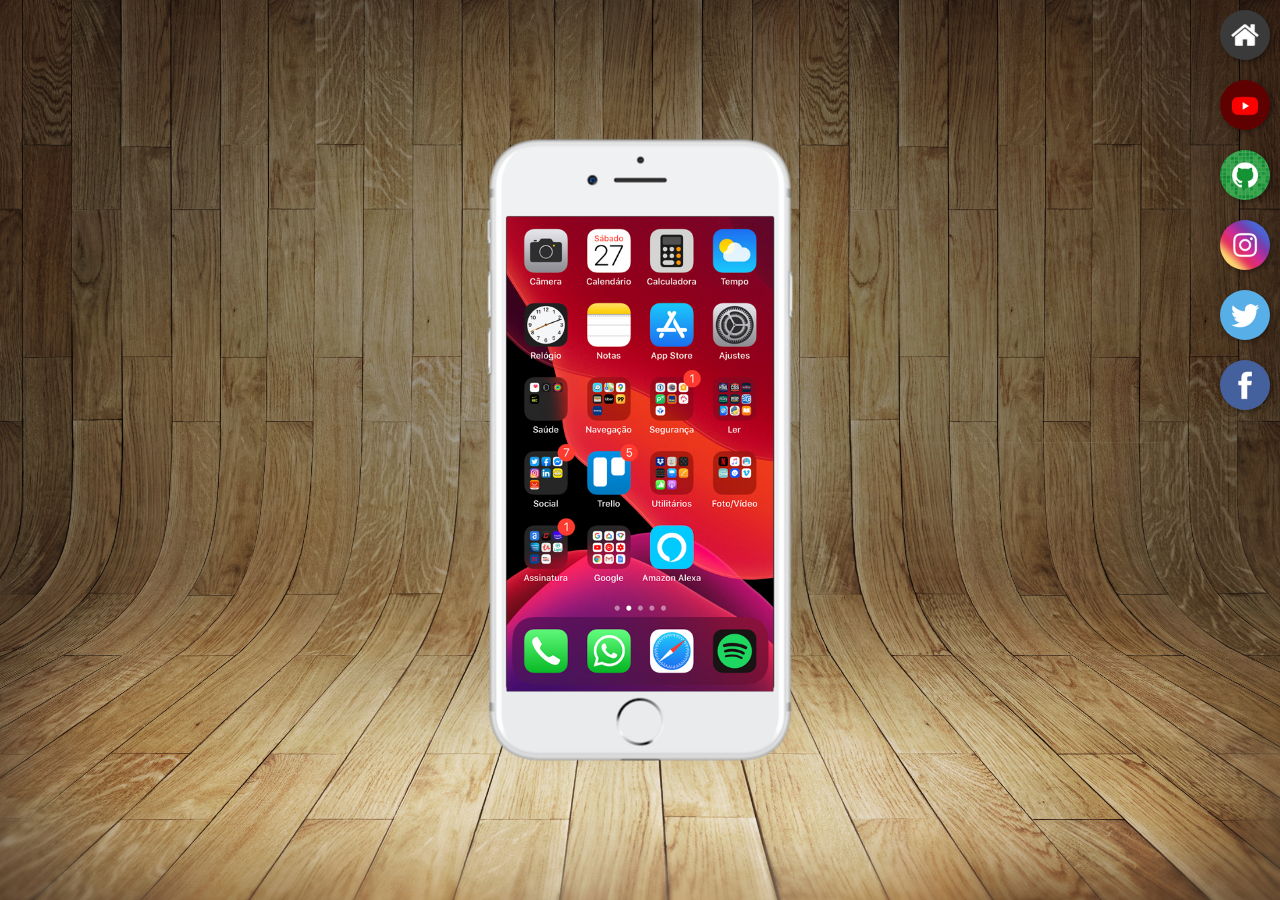
<file: index.html>
<!DOCTYPE html>
<html lang="pt-br">
<head>
    <meta charset="UTF-8">
    <meta name="viewport" content="width=device-width, initial-scale=1.0">
    <title>Projetos Redes Sociais</title>
    <link rel="stylesheet" href="styles/style.css">
    
</head>
<body>
    <main>
        <section id="cel">
            <iframe src="pags/home.html" frameborder="0" name="frame" id="frame"></iframe>
        </section>

        <section id="icons">
                <a href="pags/home.html" target="frame"><img src="img/logo-home.jpg" alt="home"></a>
                <a href="pags/youtube.html" target="frame"><img src="img/logo-youtube.jpg" alt="youtube"></a>
                <a href="pags/github.html" target="frame"><img src="img/logo-github.jpg" alt="github"></a>
                <a href="pags/instagram.html" target="frame"><img src="img/logo-instagram.jpg" alt="instagram"></a>
                <a href="pags/twitter.html" target="frame"><img src="img/logo-twitter.jpg" alt="twitter"></a>
                <a href="pags/facebook.html" target="frame"><img src="img/logo-facebook.jpg" alt="facebook"></a>
        </section>
    </main>

</body>
</html>
</file>
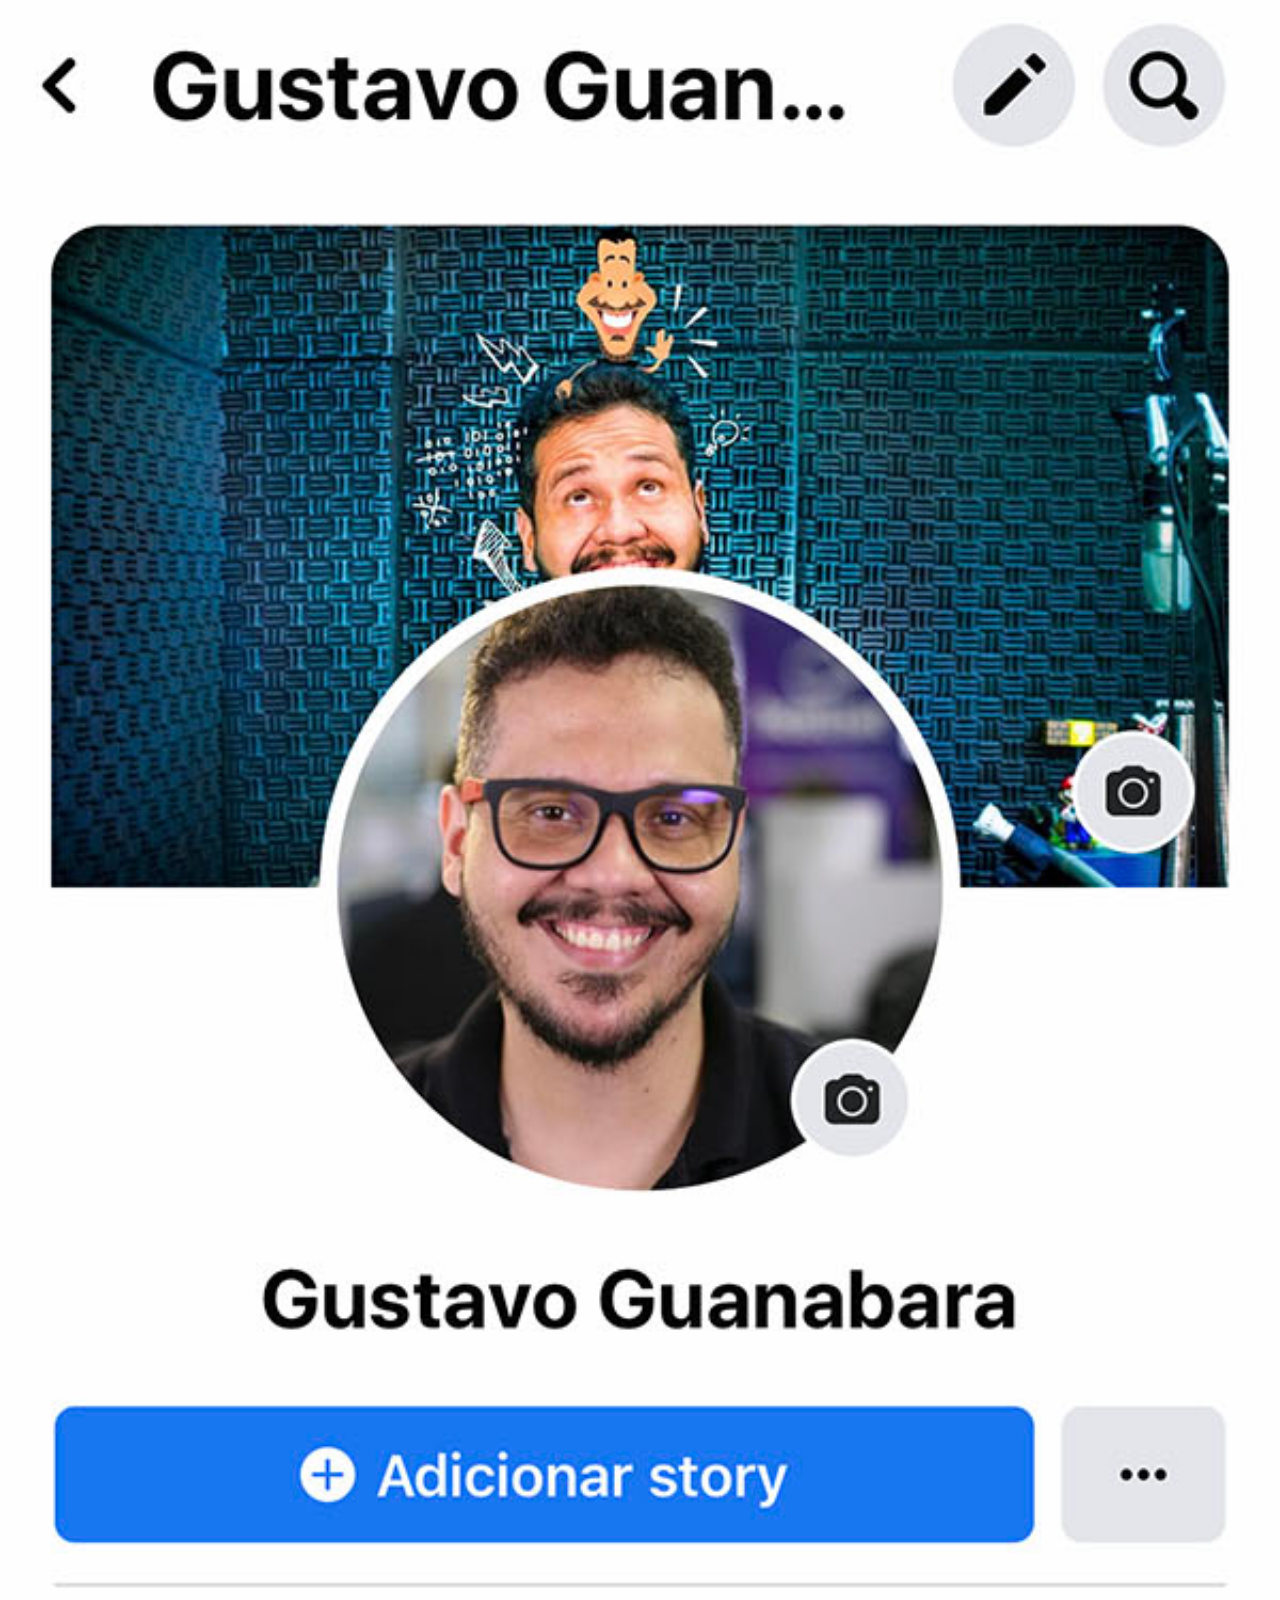
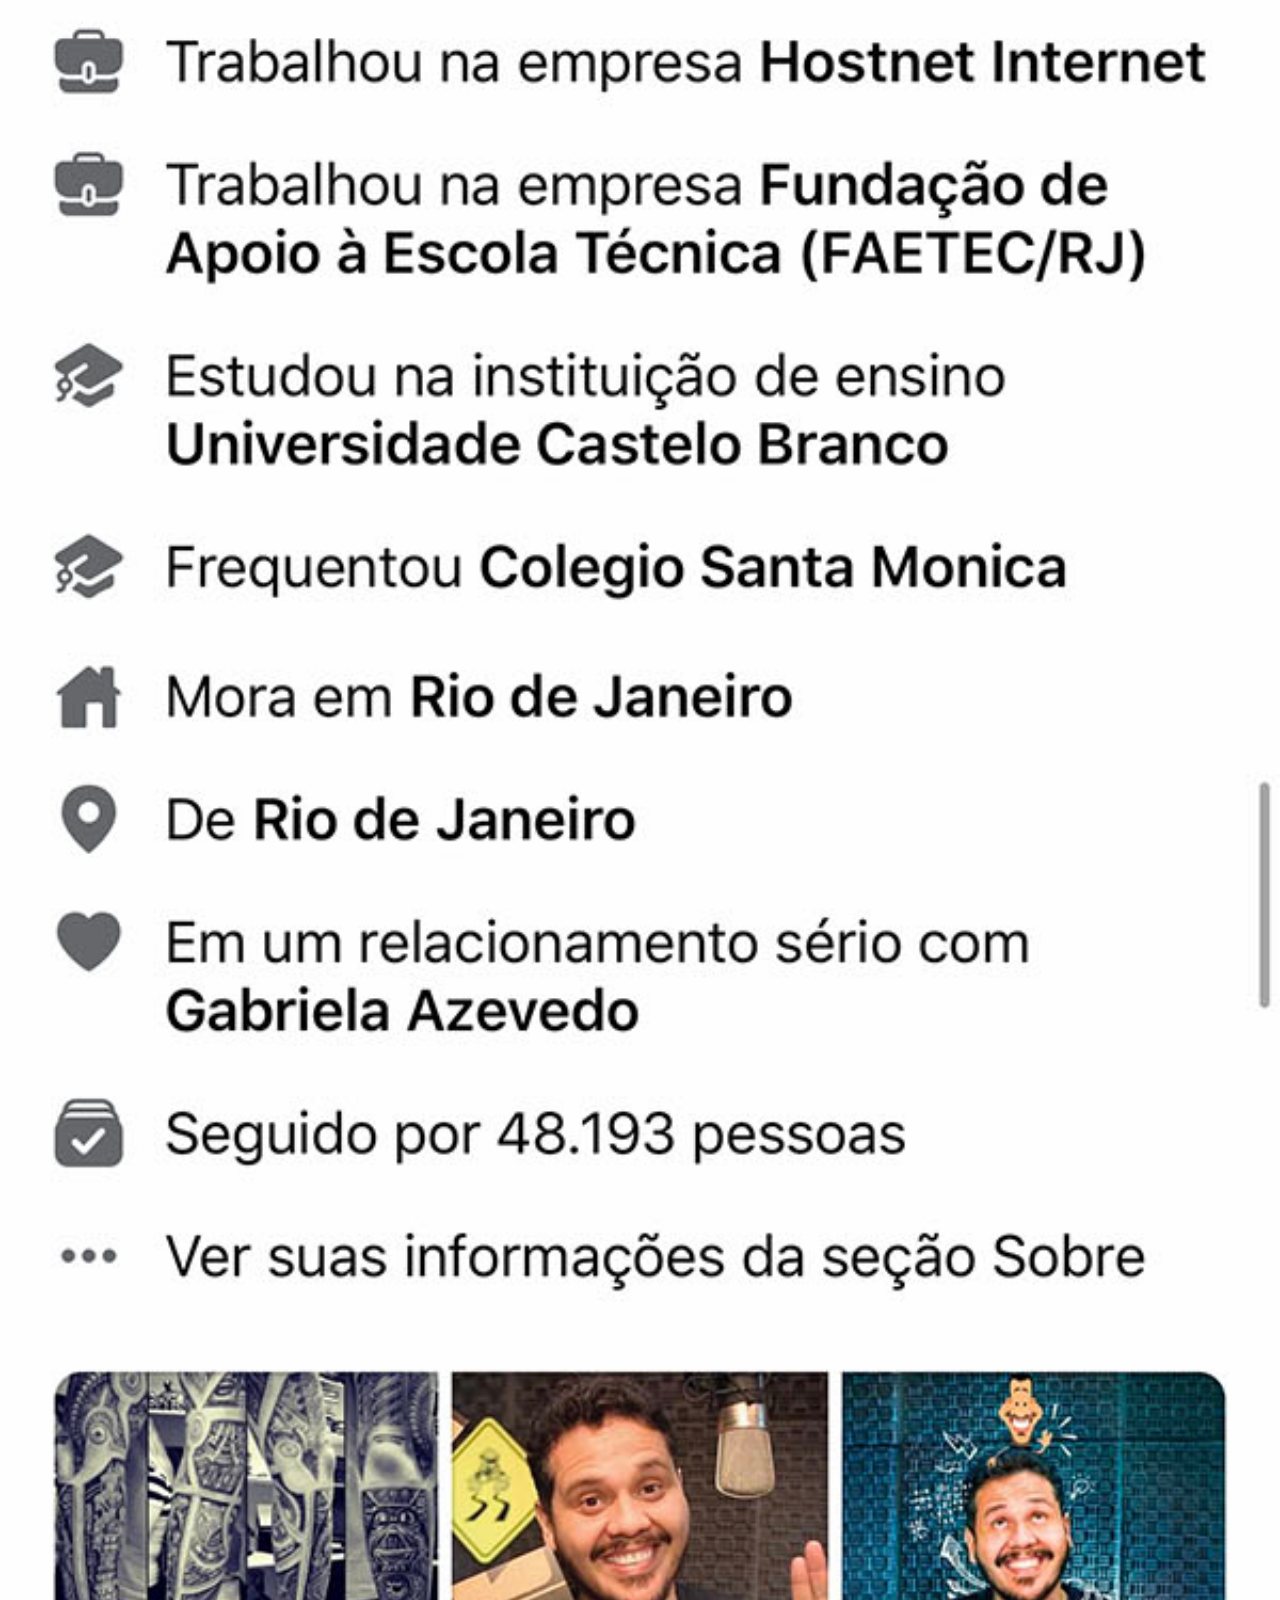
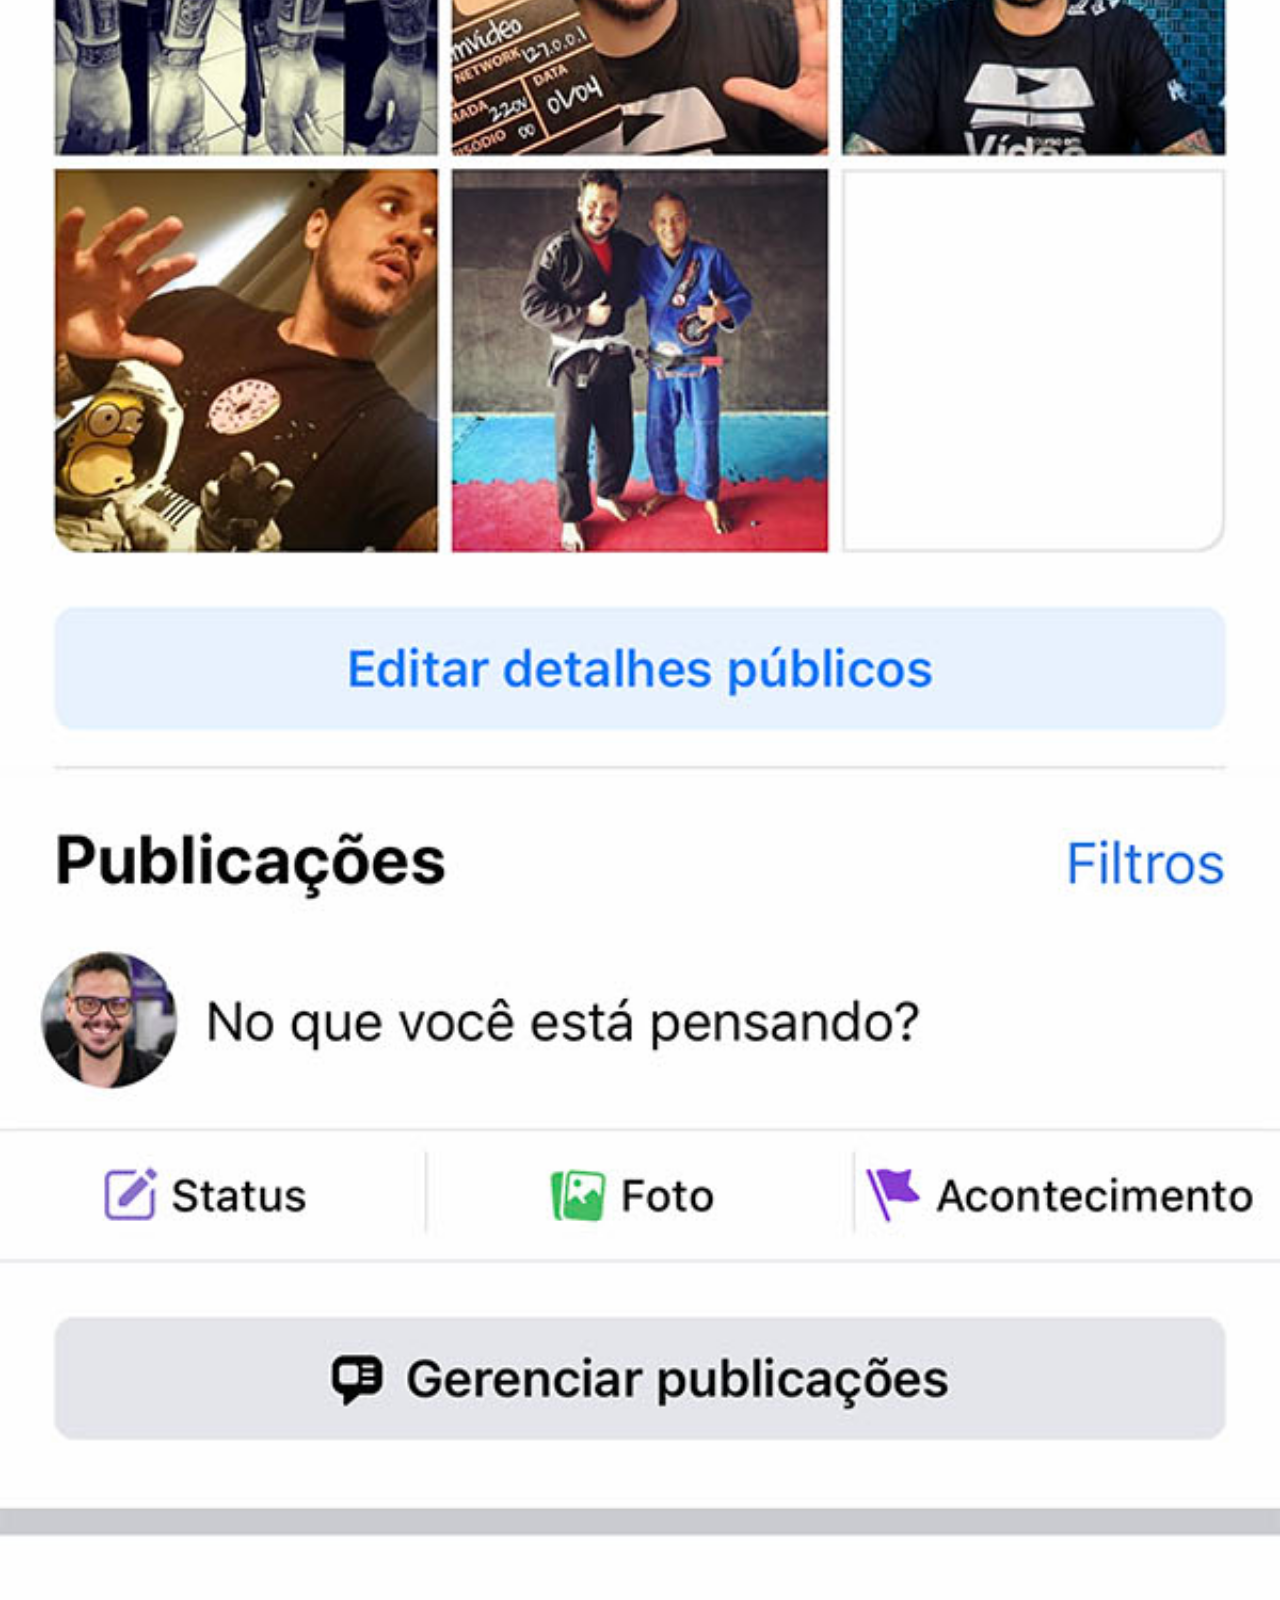
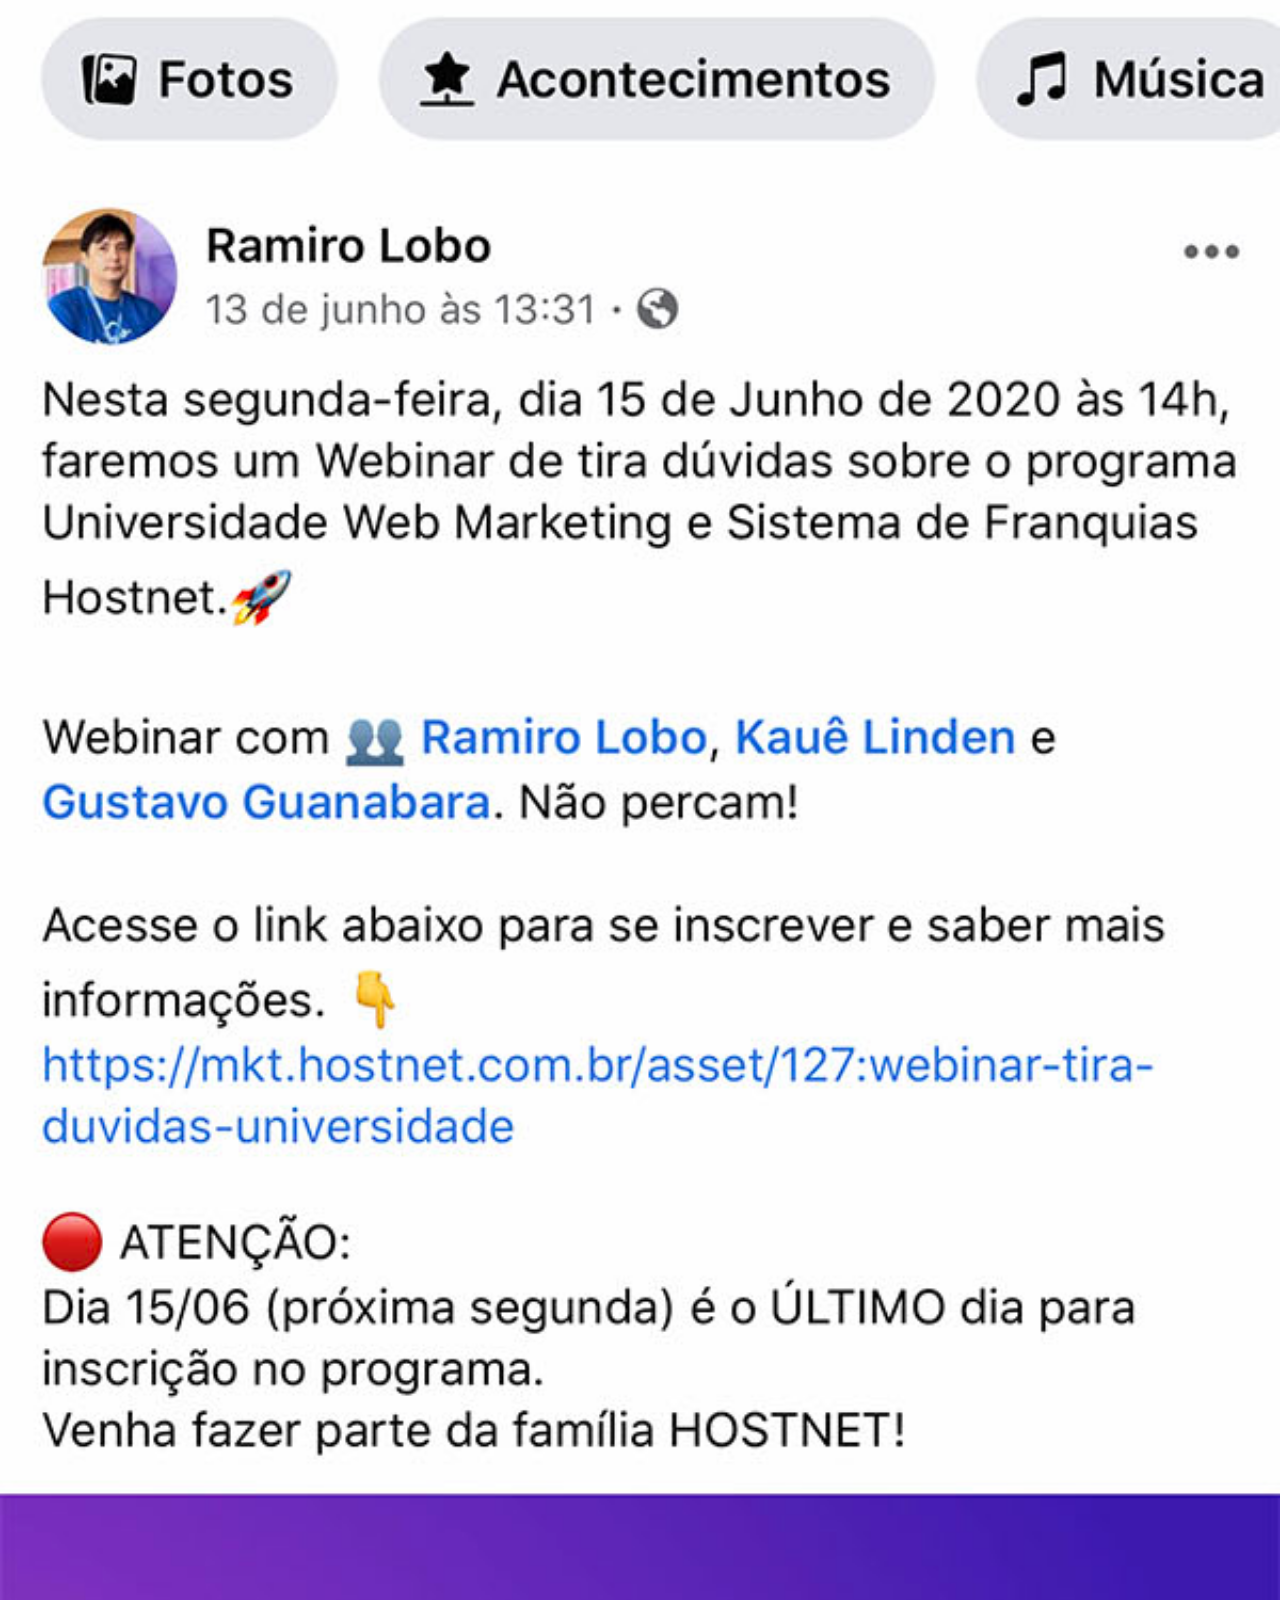
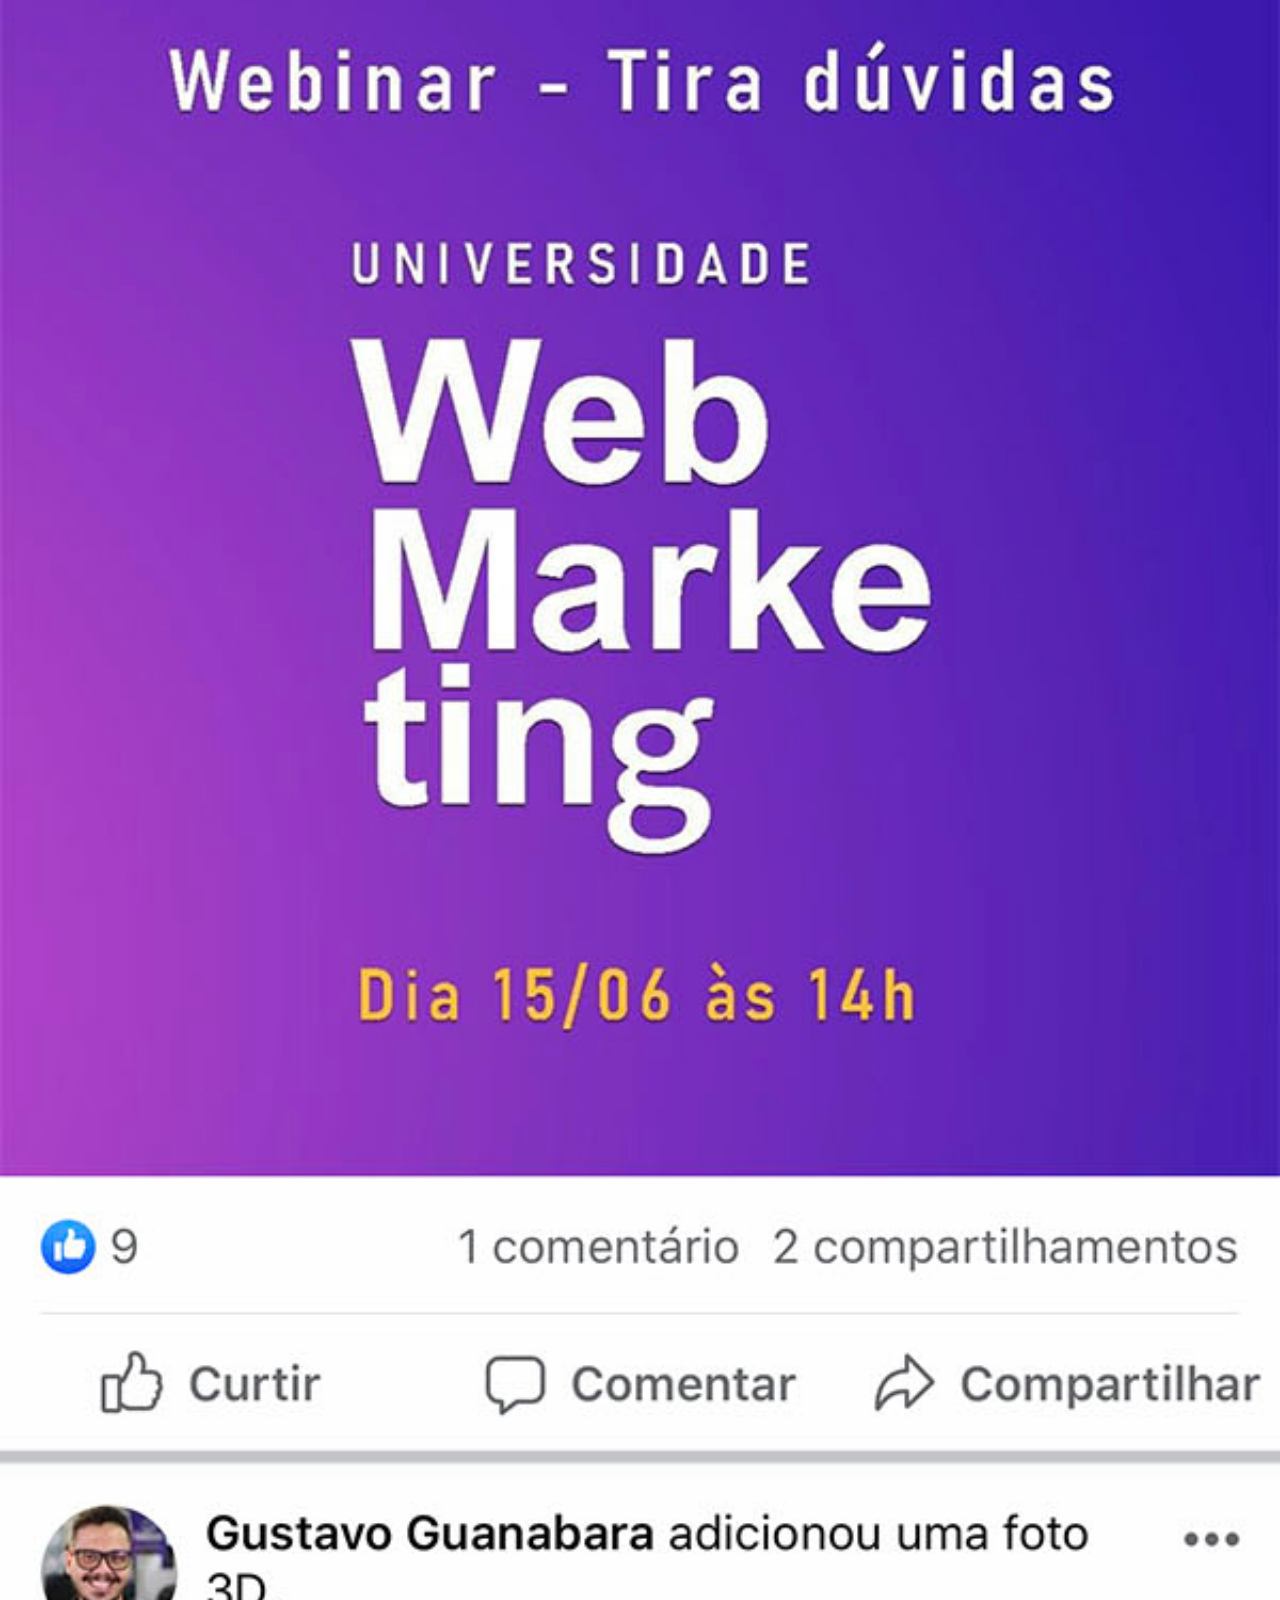
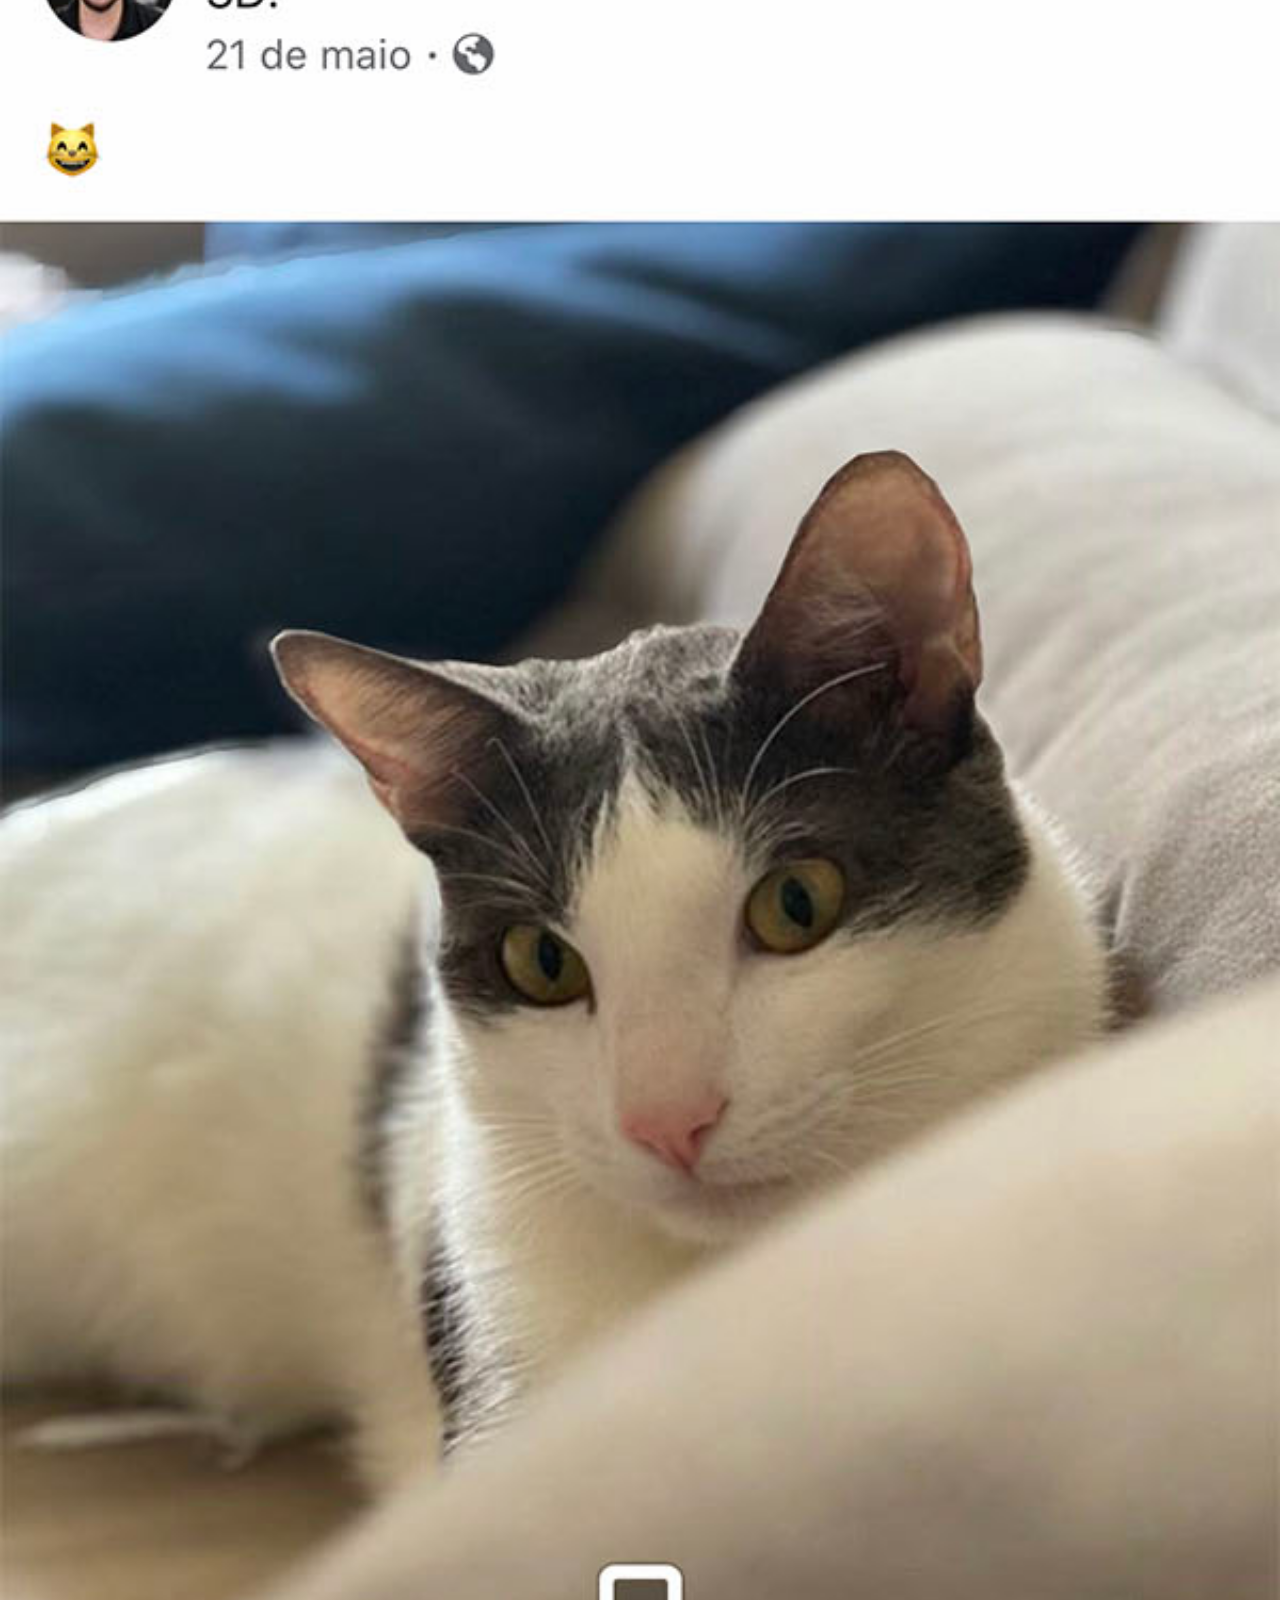
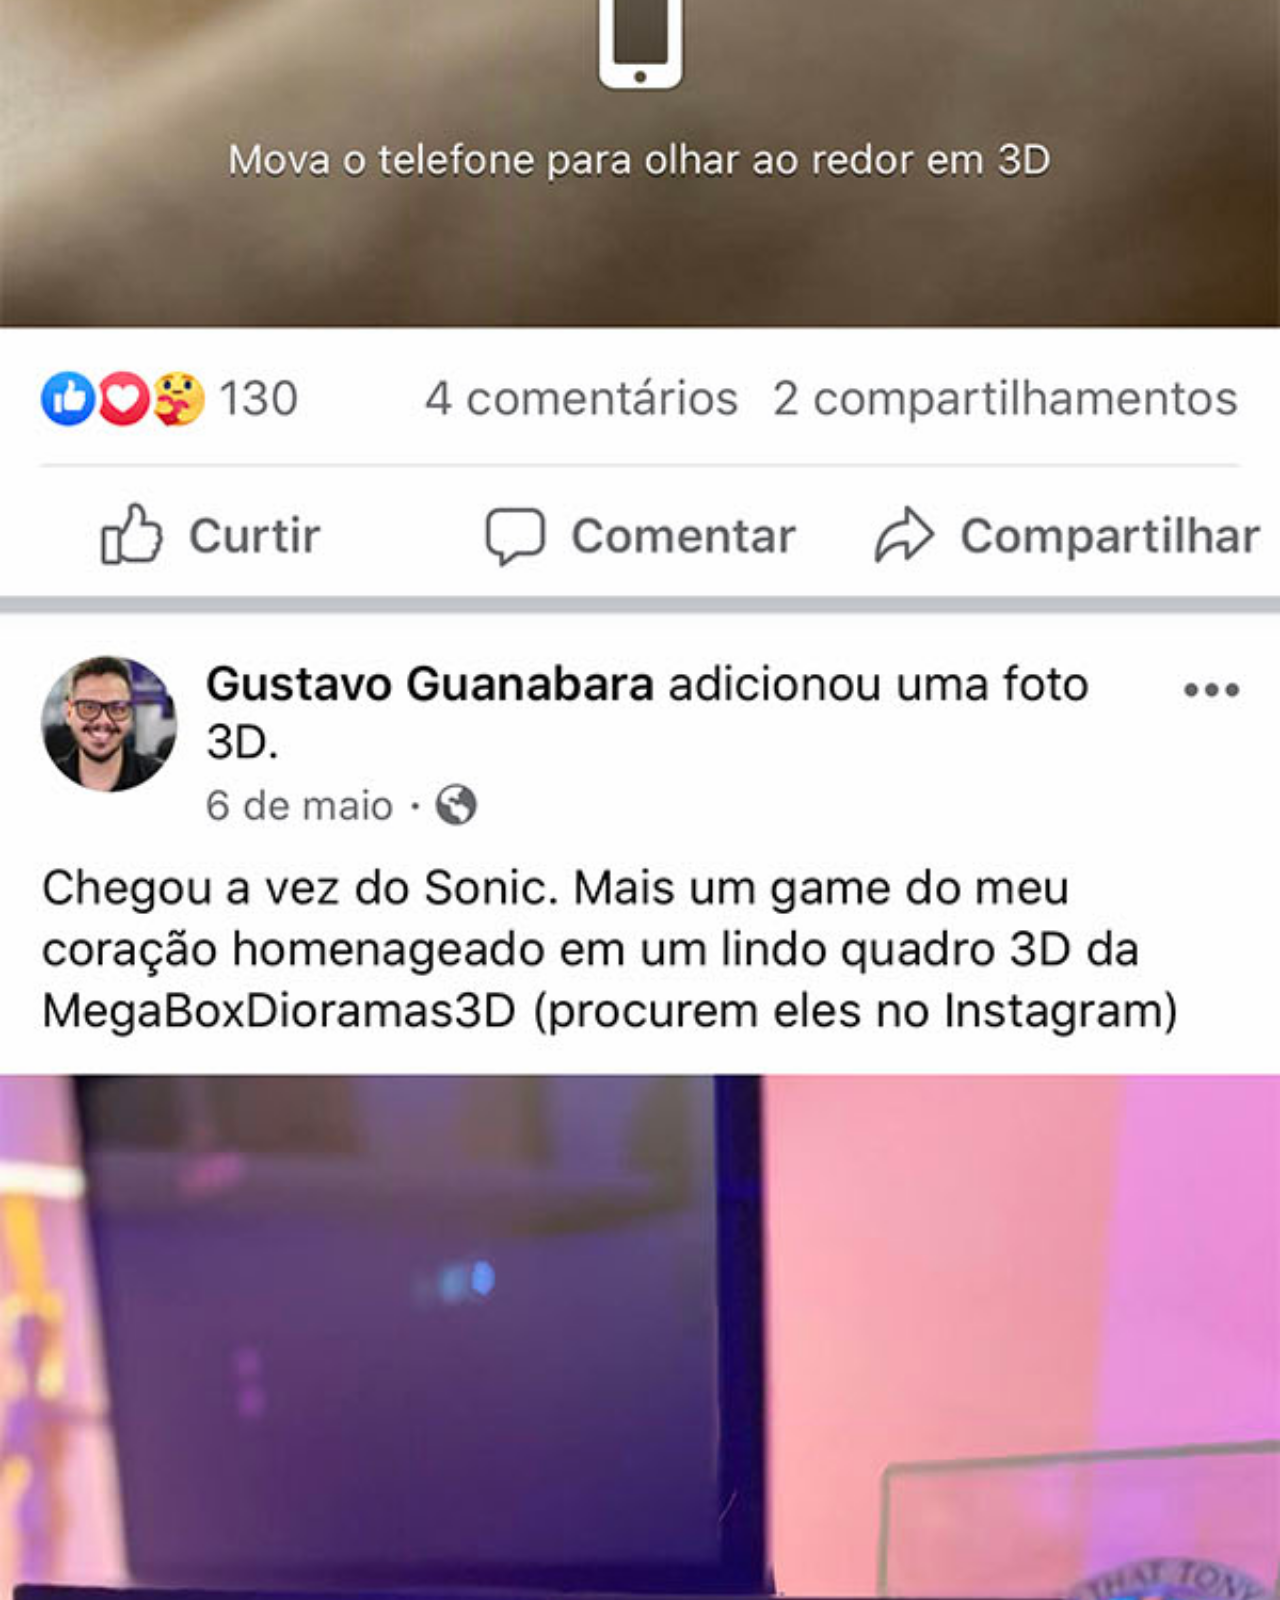
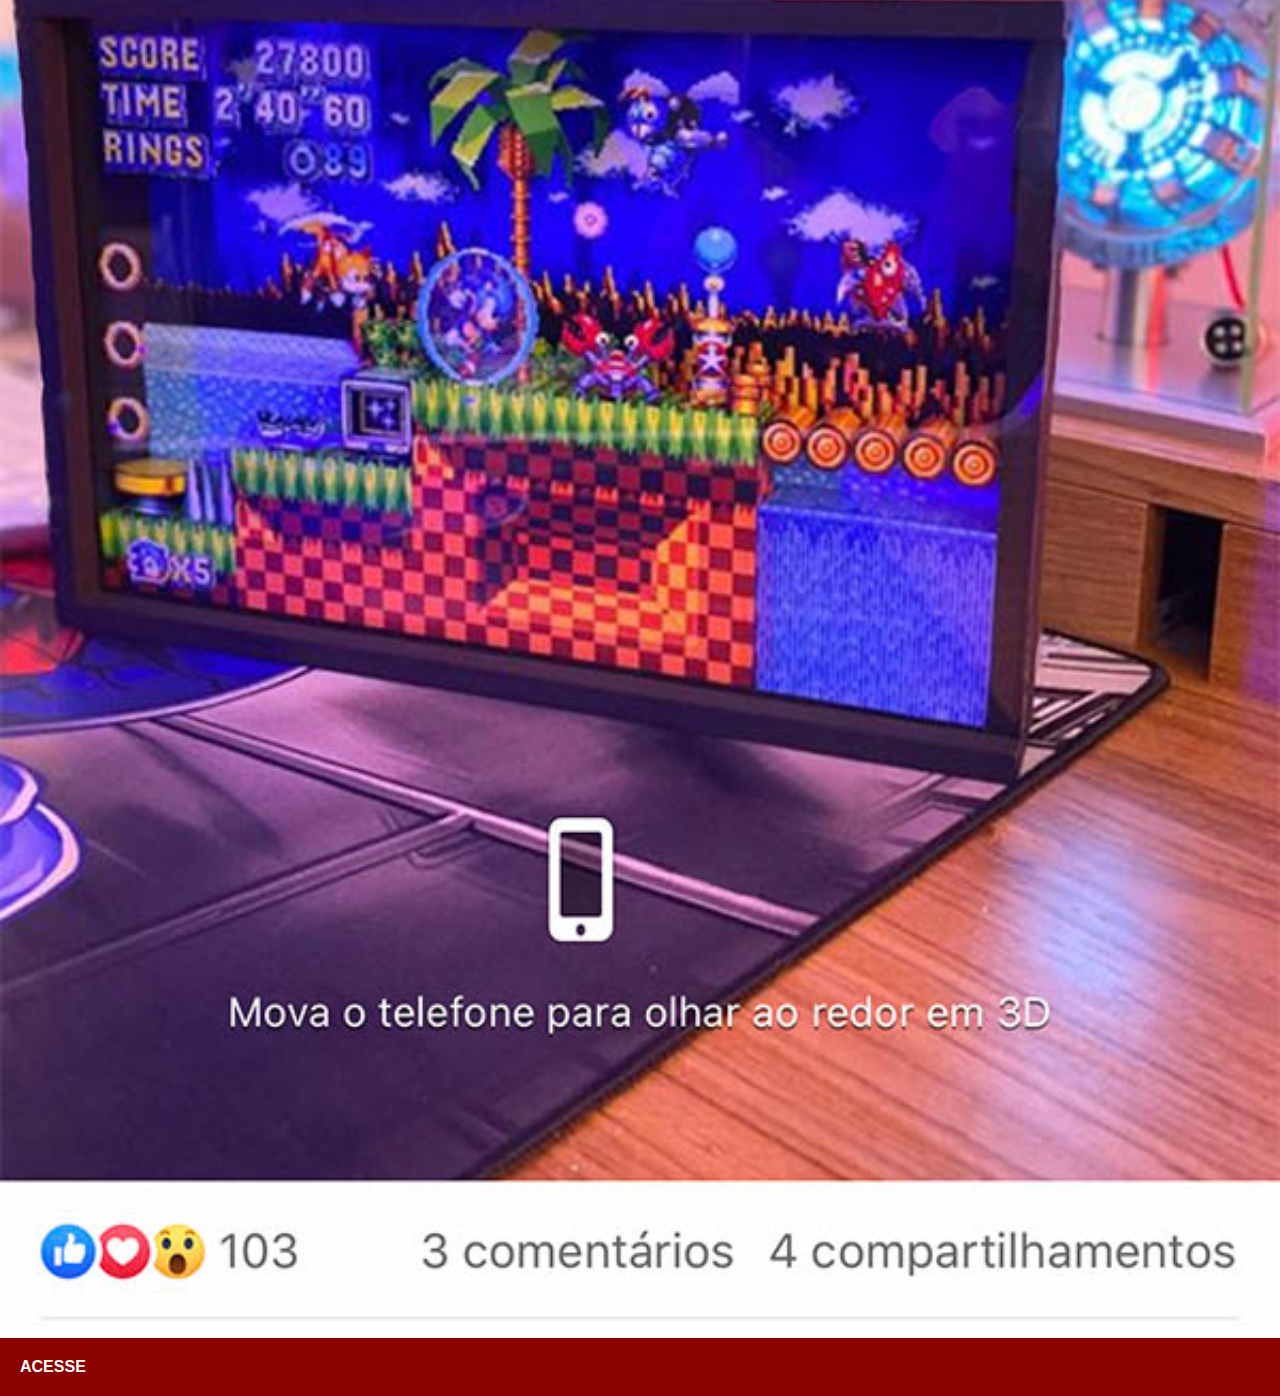
<file: pags/facebook.html>
<html lang="pt-br">
<head>
    <meta charset="UTF-8">
    <meta name="viewport" content="width=device-width, initial-scale=1.0">
    <title>home</title>
    <link rel="stylesheet" href="/styles/pags.css">
</head>
<body>
    <img src="/img/tela-facebook.jpg" alt="facebook">
    <a href="https://www.facebook.com/joaogabriel.aragao/" target="_blank">ACESSE</a>
</body>
</html>
</file>
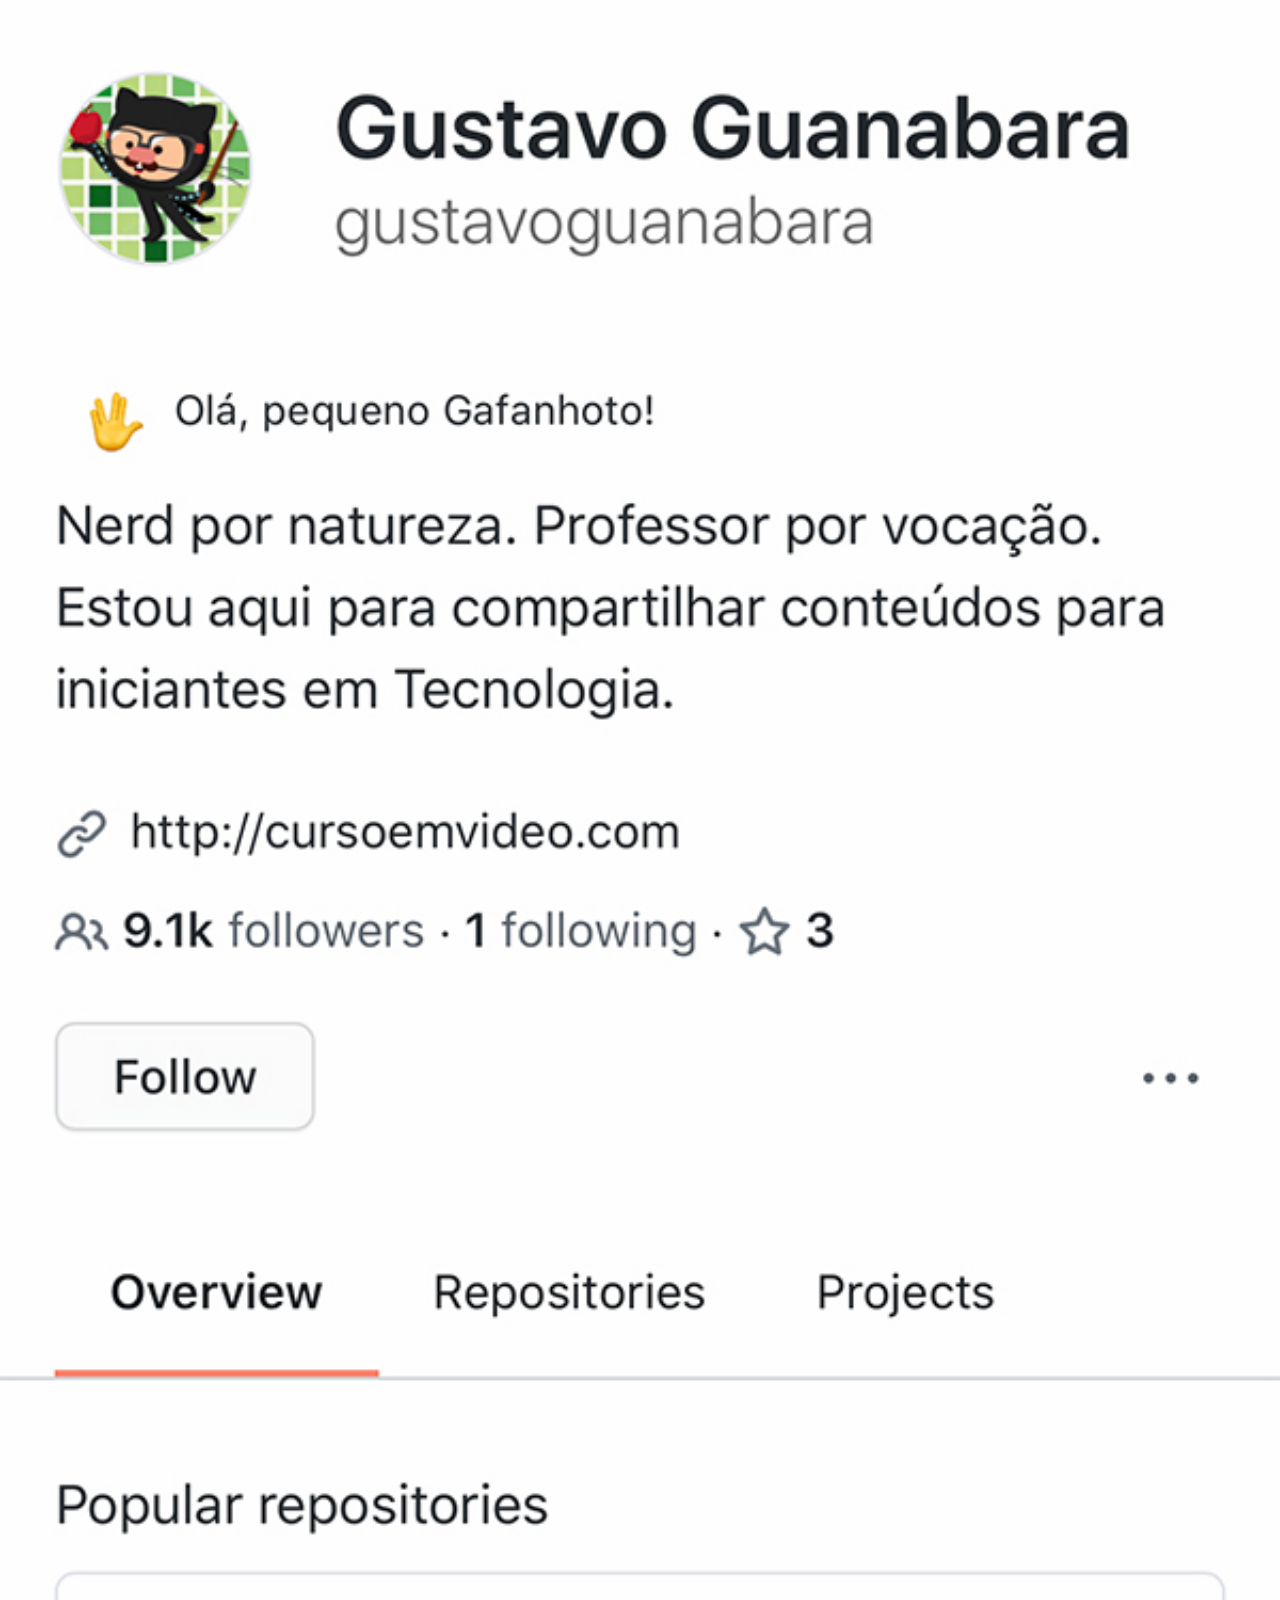
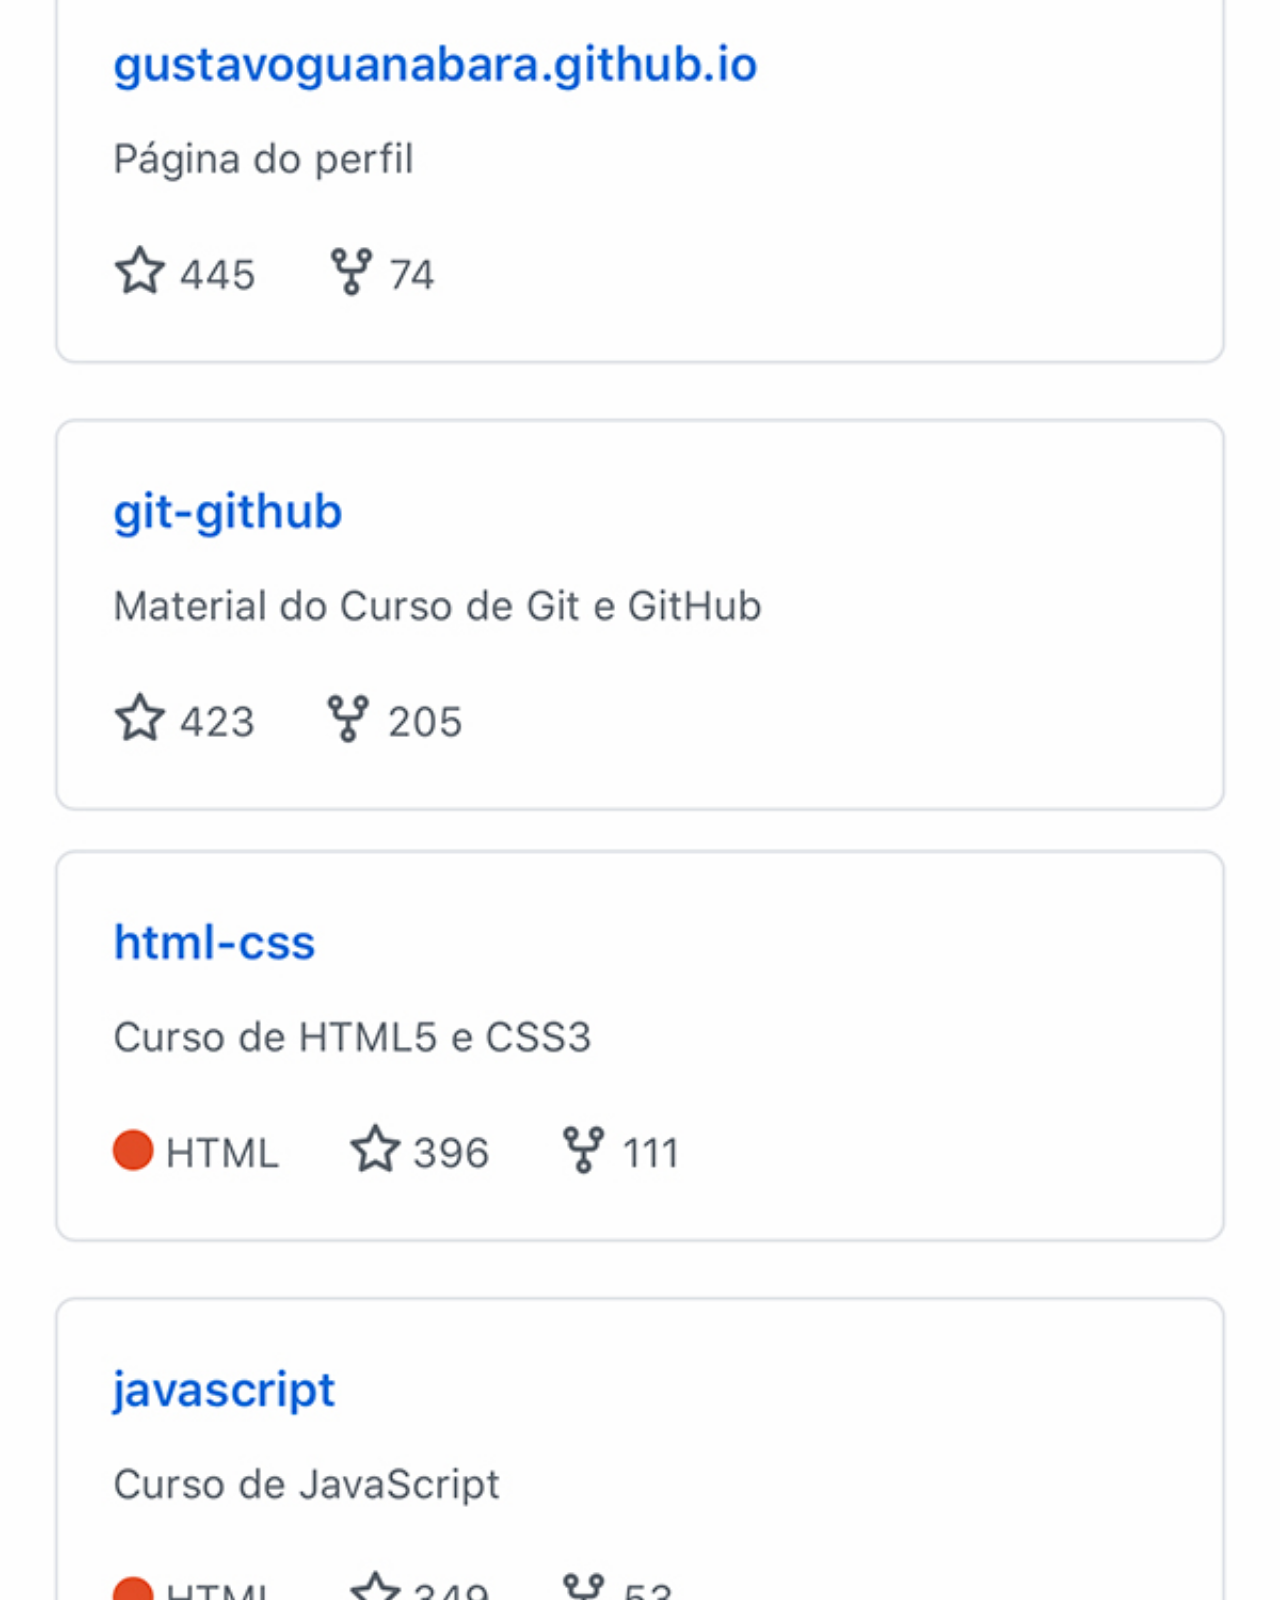
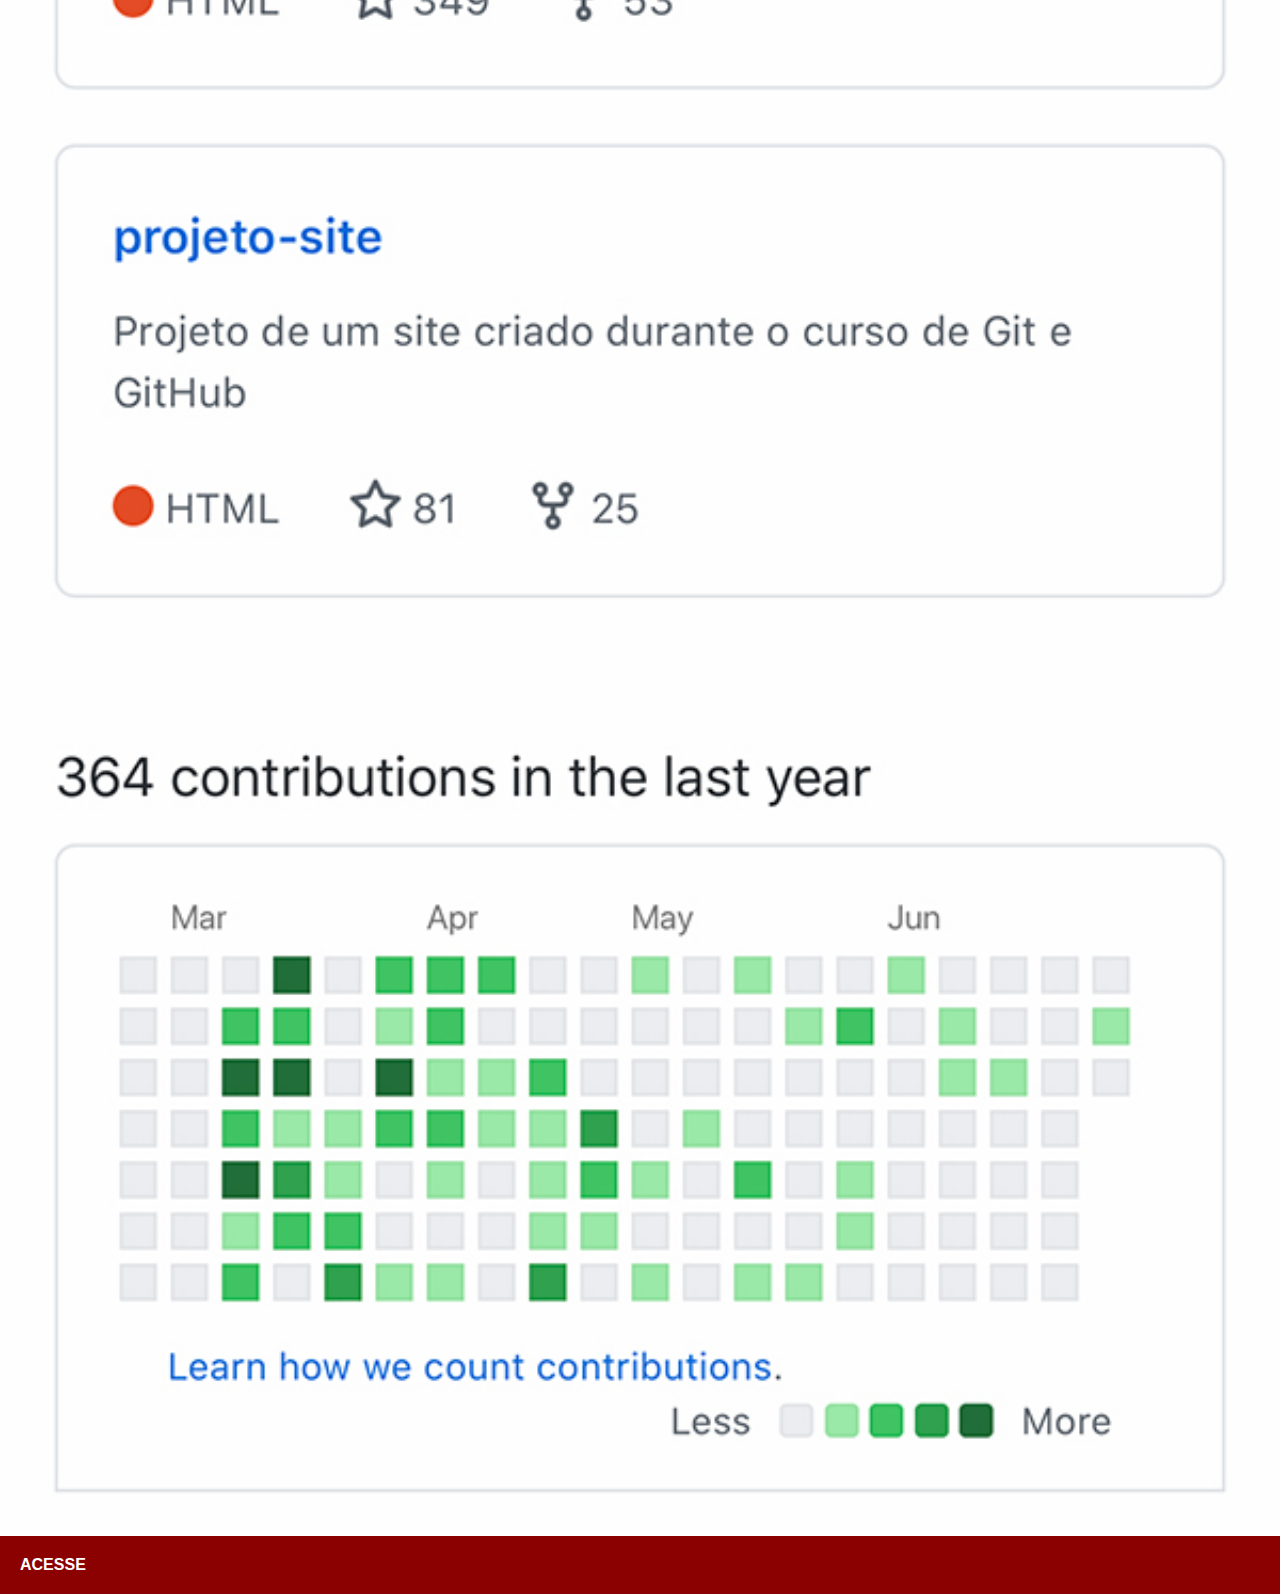
<file: pags/github.html>
<!DOCTYPE html>
<html lang="pt-br">
<head>
    <meta charset="UTF-8">
    <meta name="viewport" content="width=device-width, initial-scale=1.0">
    <title>github</title>
    <link rel="stylesheet" href="/styles/pags.css">
</head>
<body>
    <img src="/img/tela-github.jpg" alt="github">
    <a href="https://github.com/Argao" target="_blank">ACESSE</a>
</body>
</html>
</file>
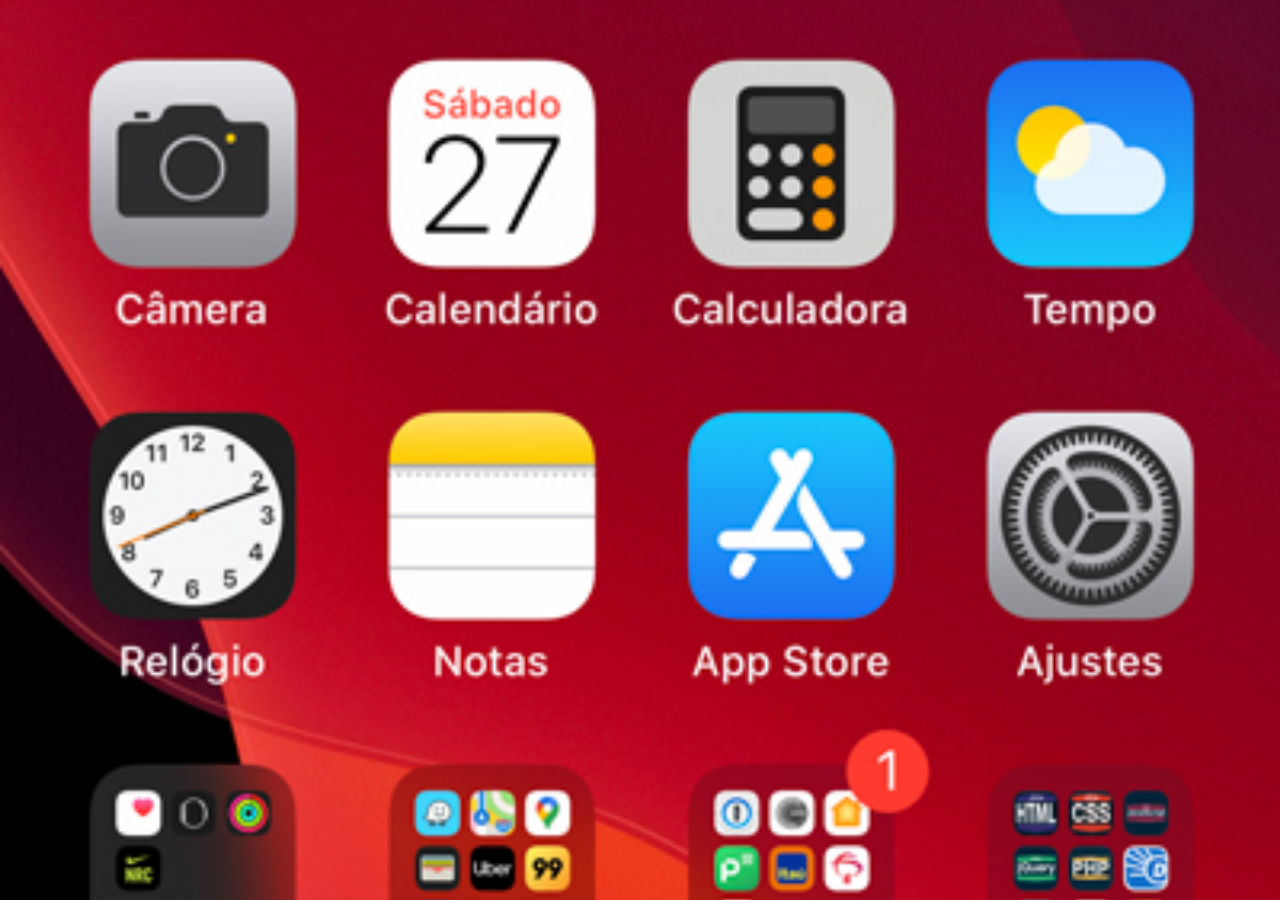
<file: pags/home.html>
<!DOCTYPE html>
<html lang="pt-br">
<head>
    <meta charset="UTF-8">
    <meta name="viewport" content="width=device-width, initial-scale=1.0">
    <title>home</title>
    <style>
        *{
            margin: 0;
            padding: 0;
        }

        body{
            width: 100vw;
            height: 100vh;
            background: black url('/img/tela-home.jpg') no-repeat top center;
            background-size: cover;
        }
    </style>
</head>
<body>
    
</body>
</html>
</file>
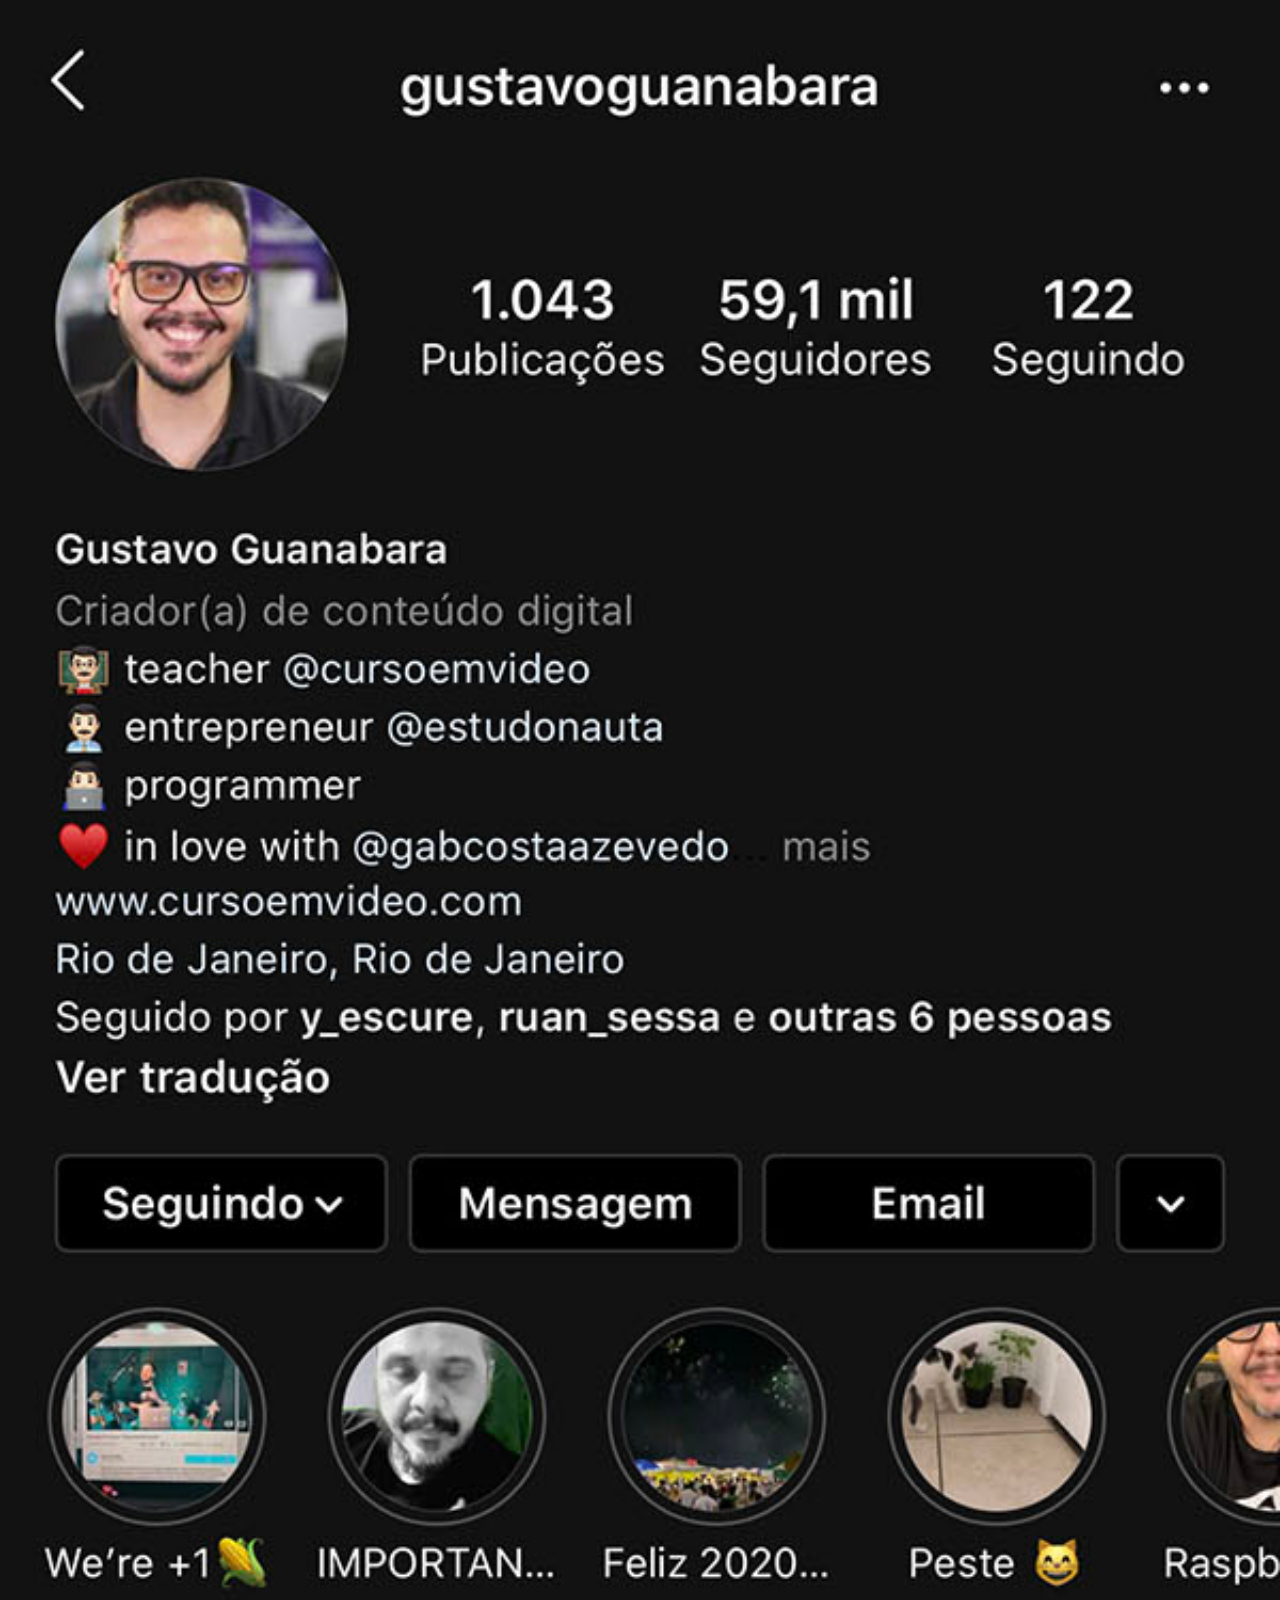
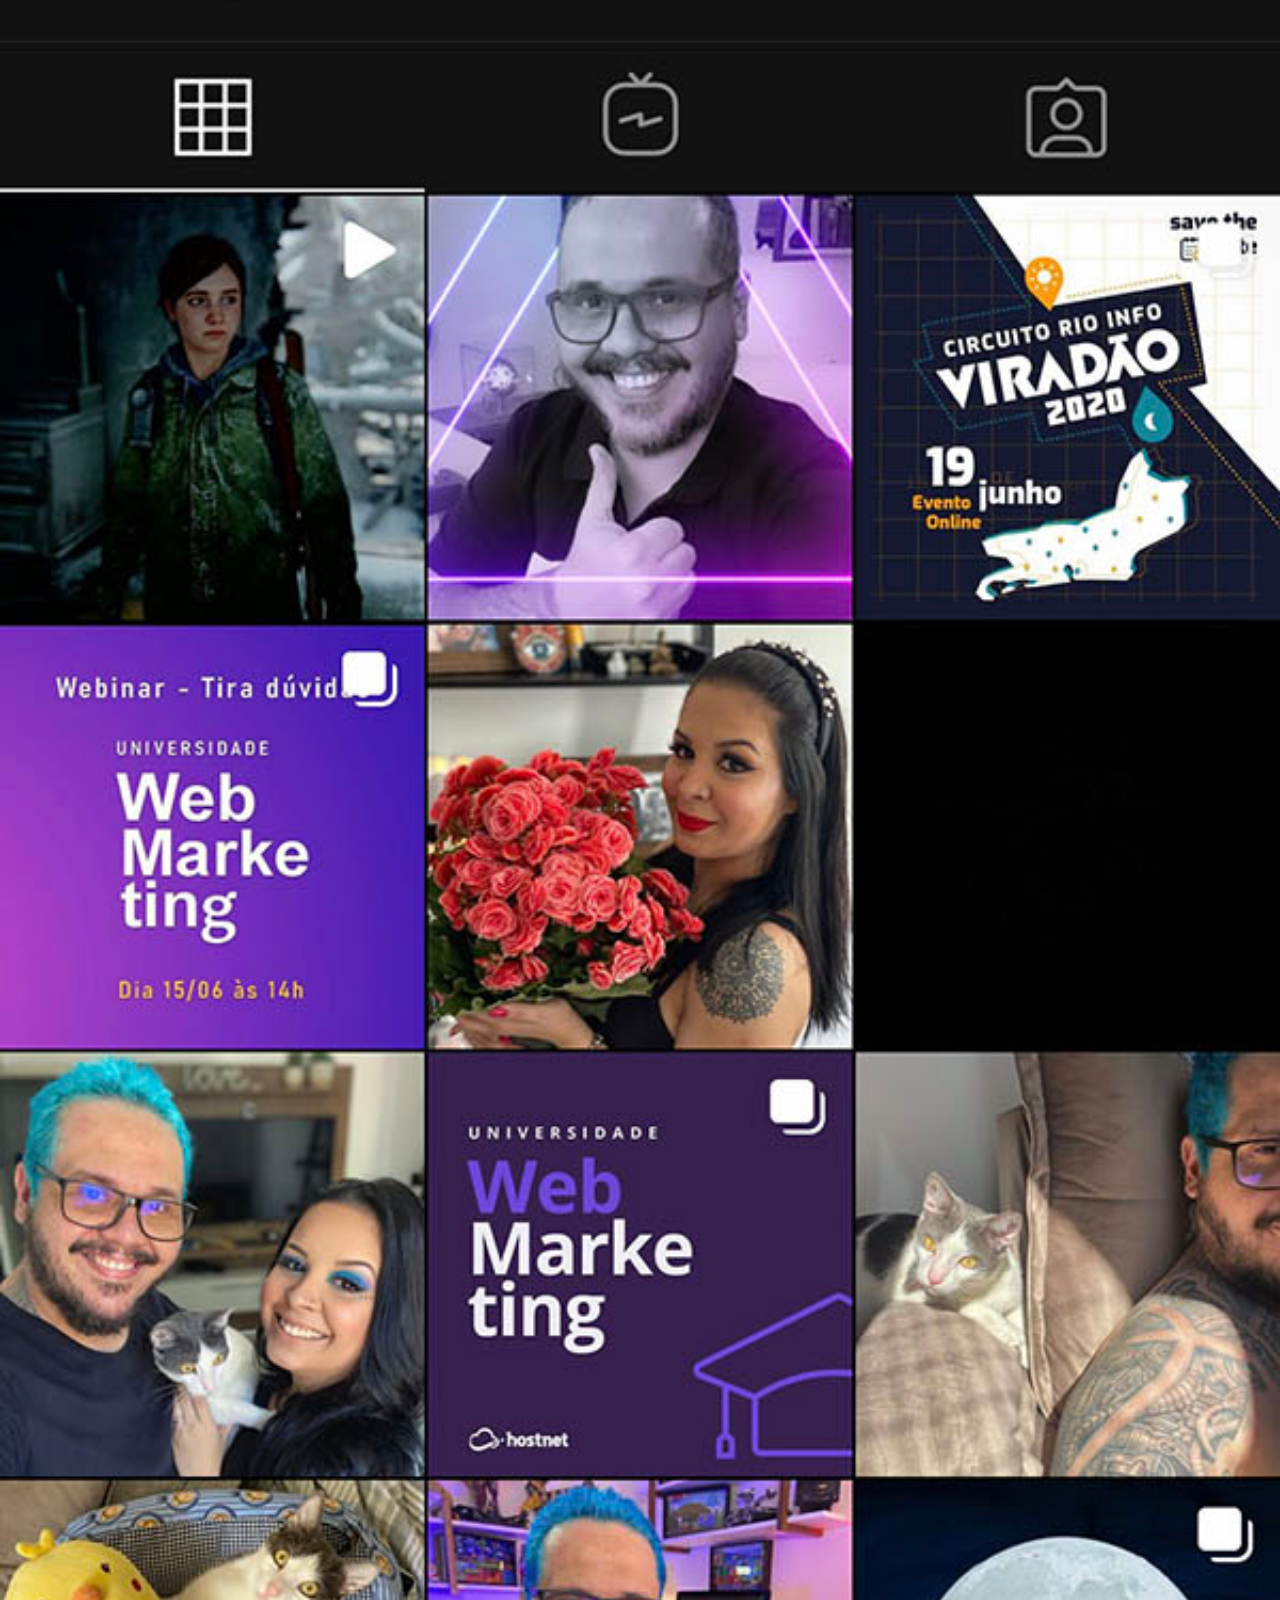
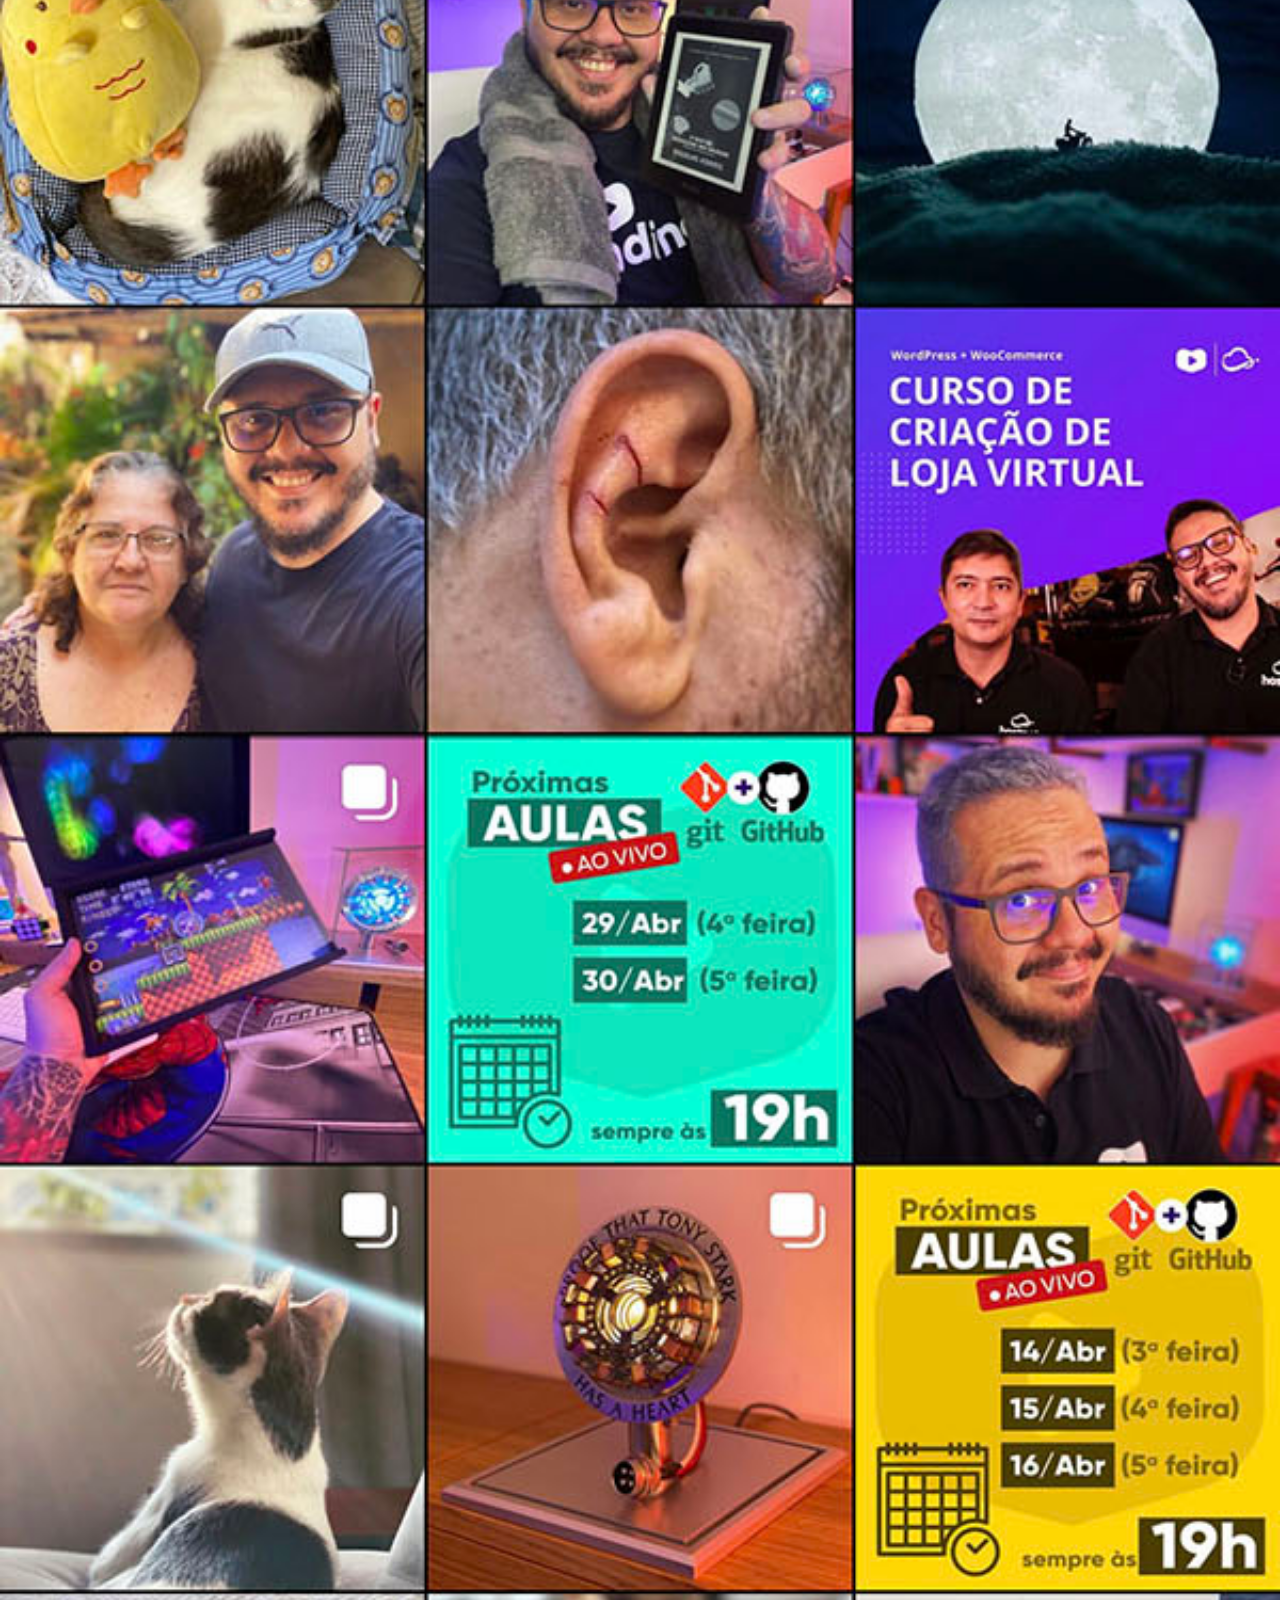
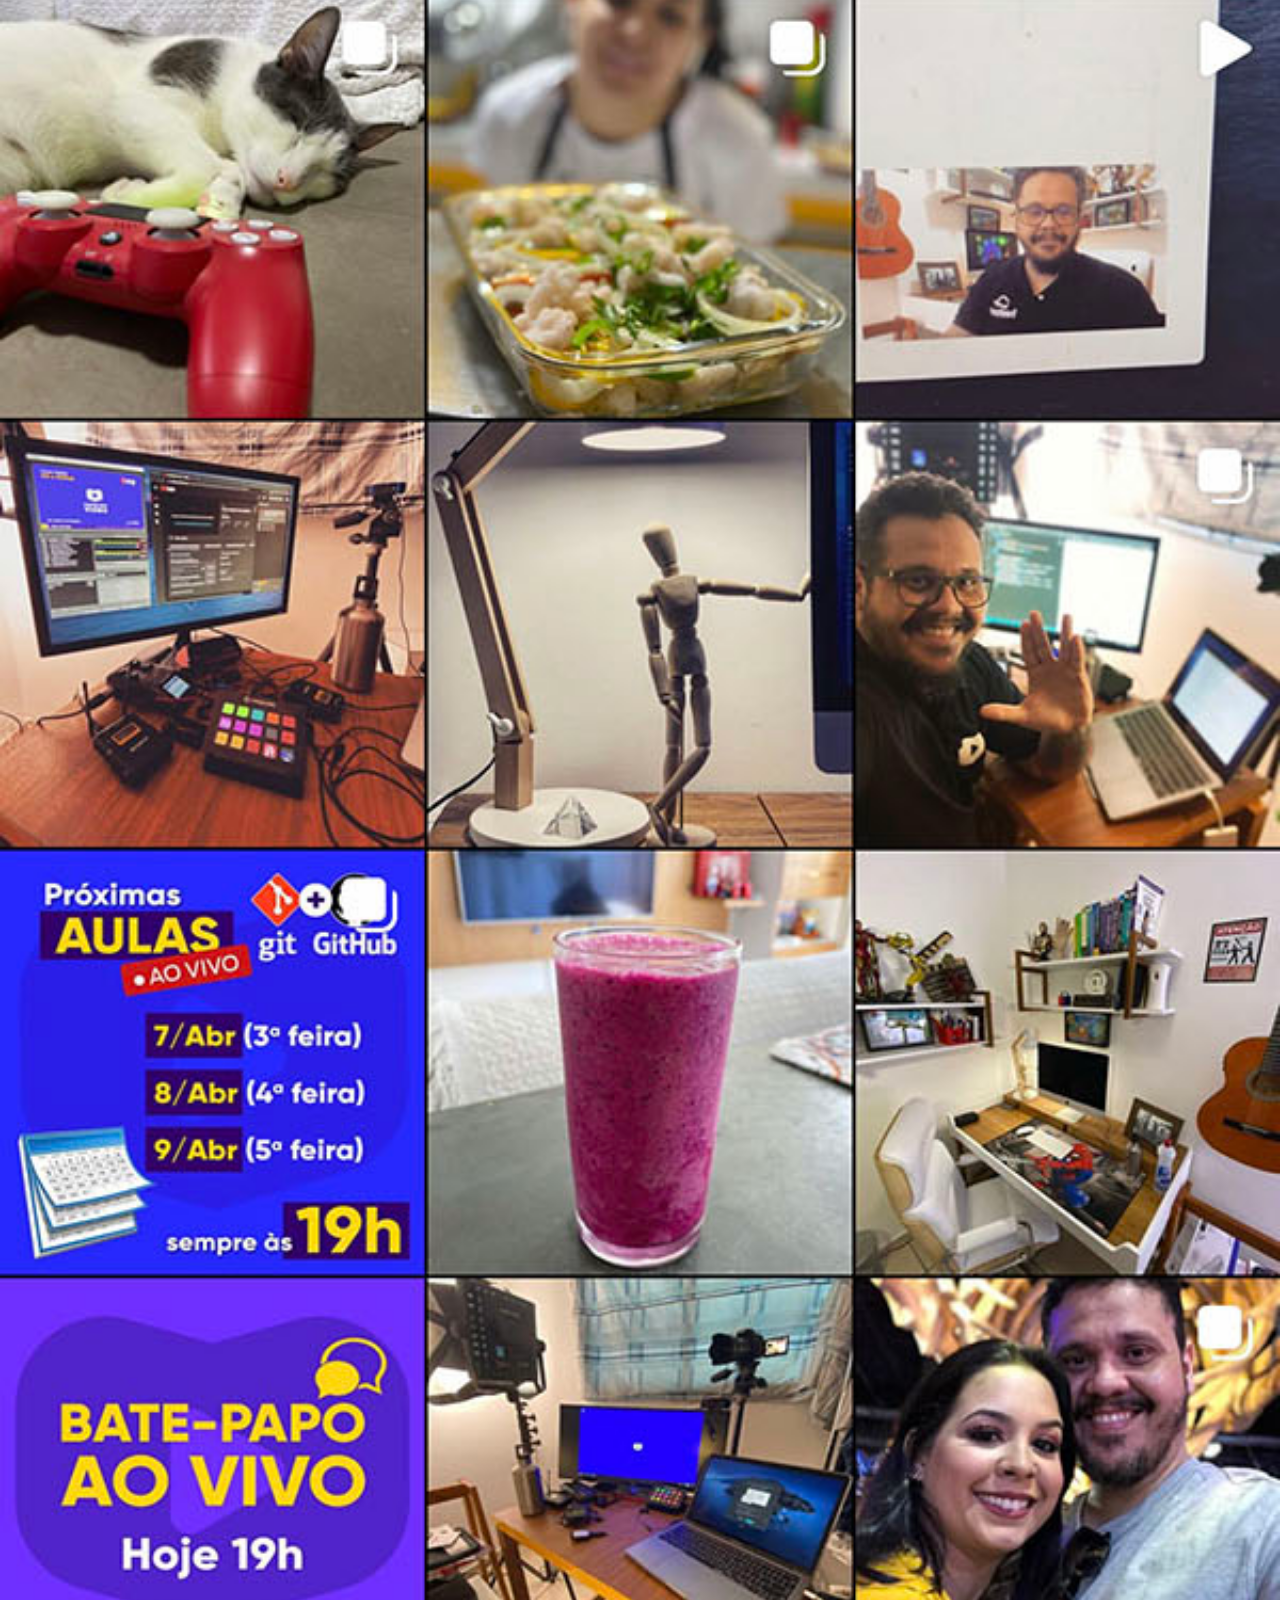
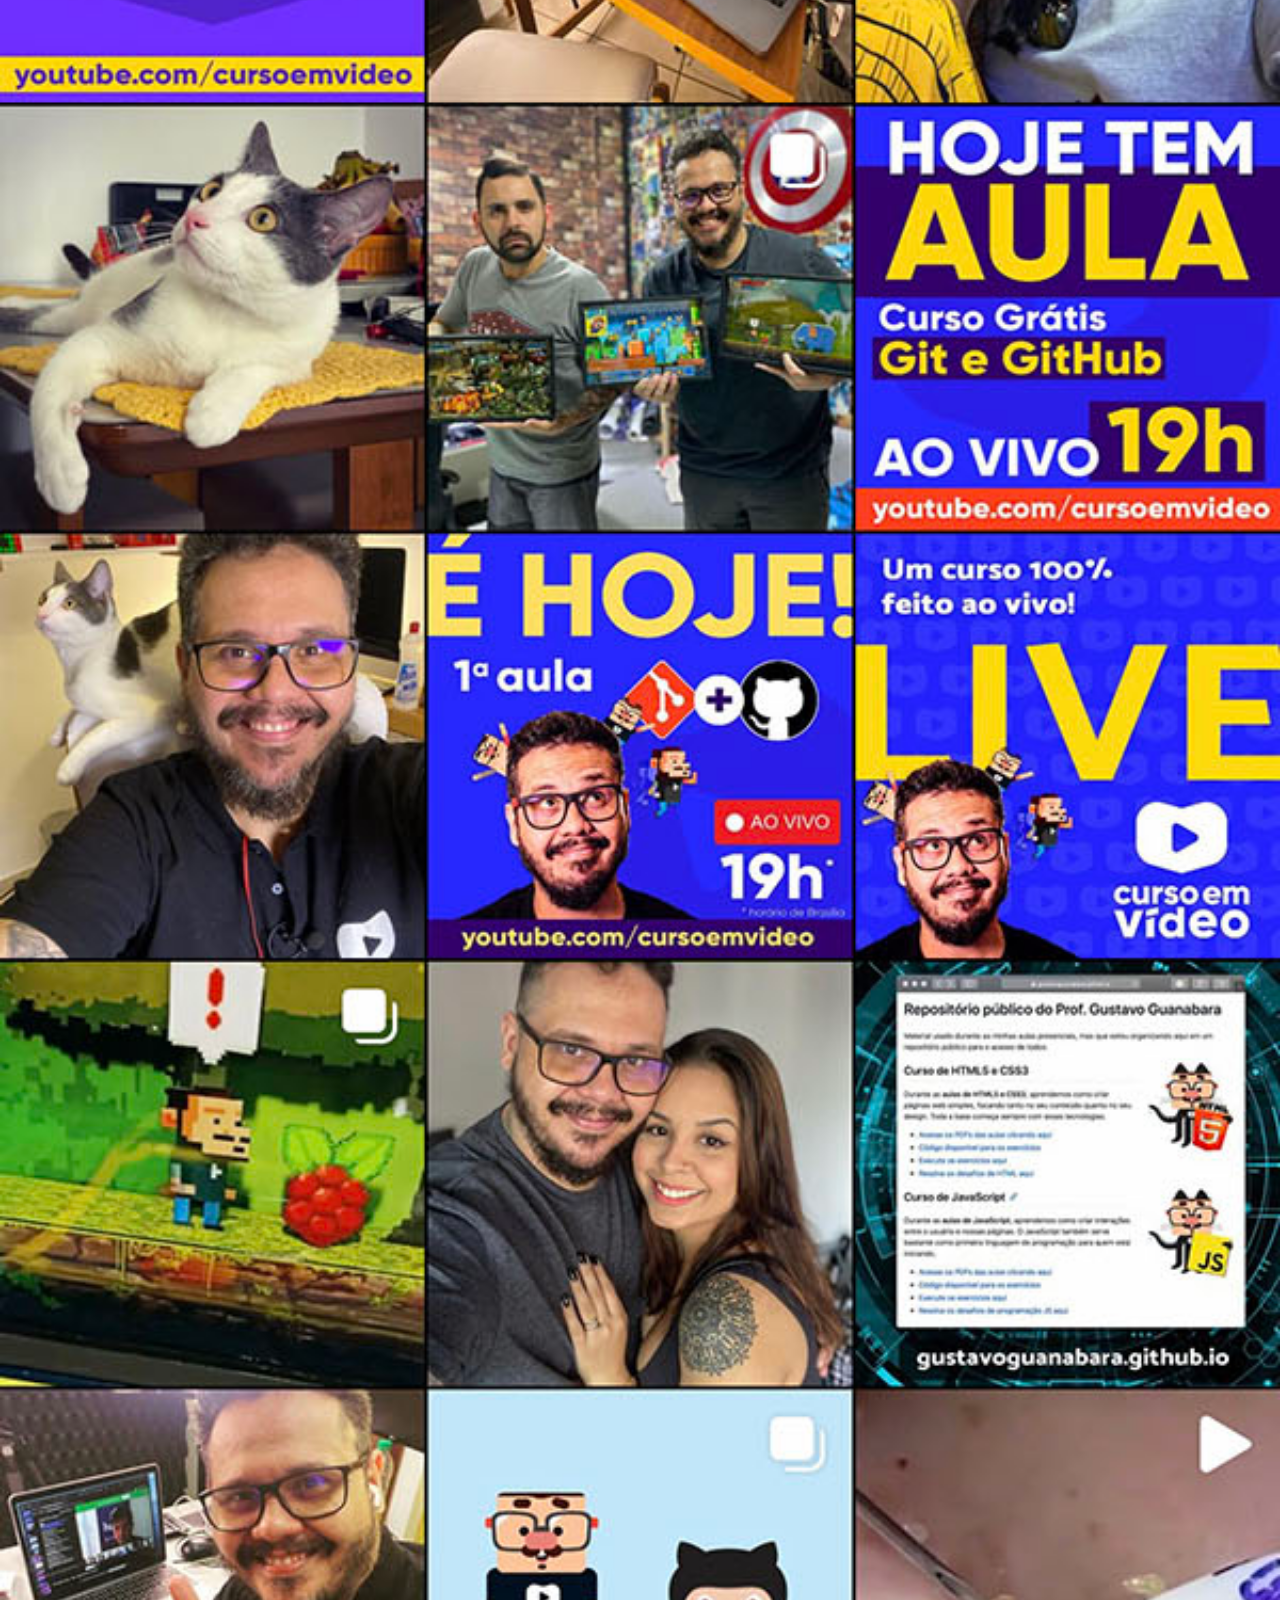
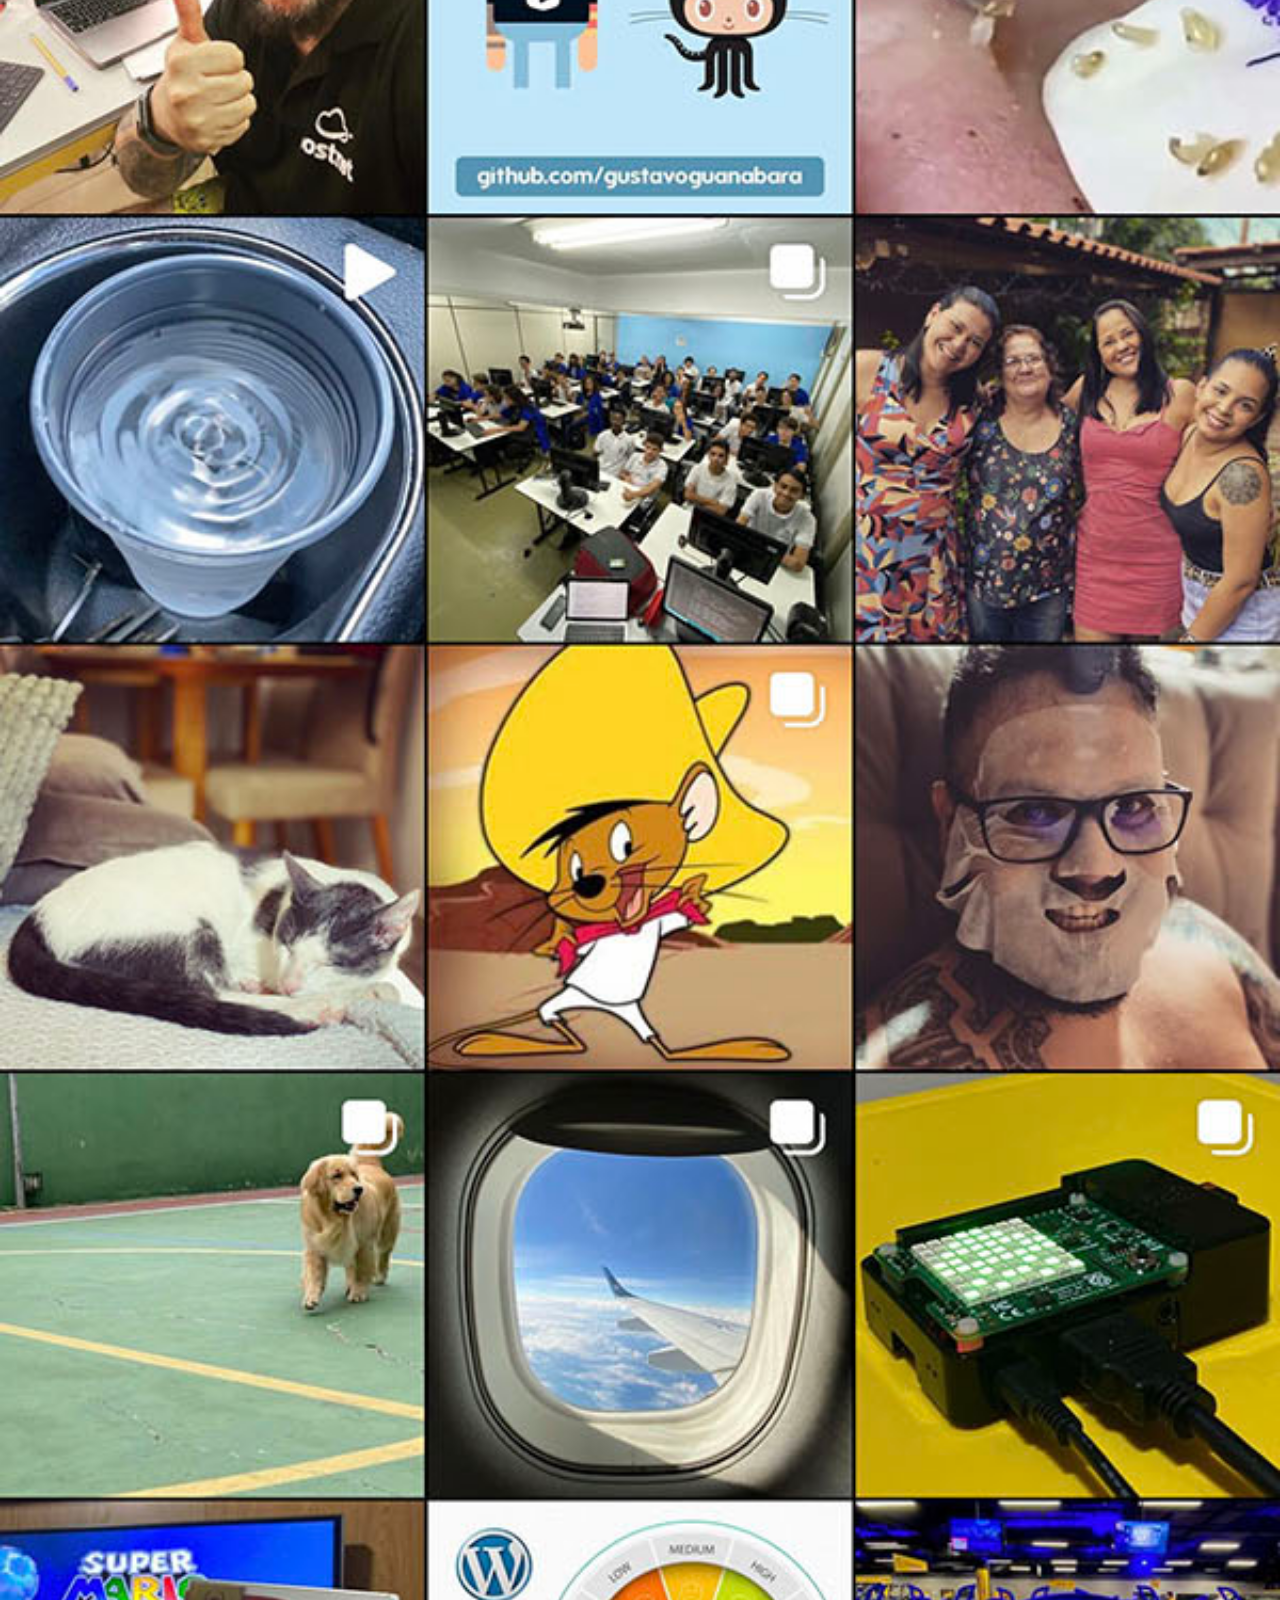
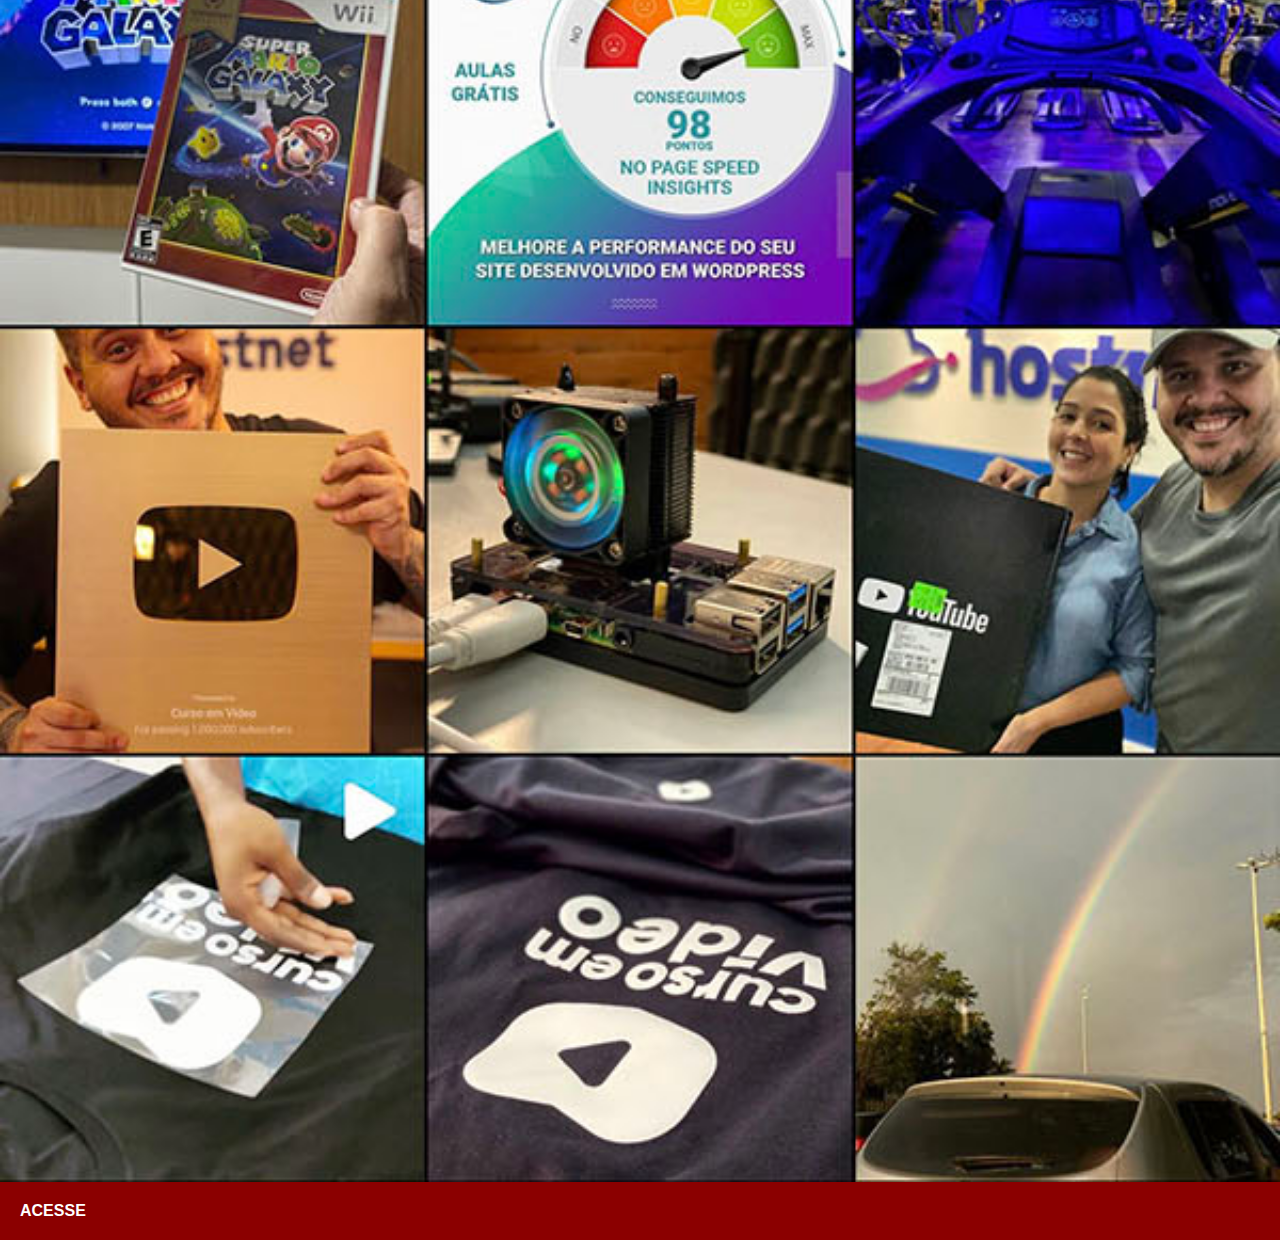
<file: pags/instagram.html>
<html lang="pt-br">
<head>
    <meta charset="UTF-8">
    <meta name="viewport" content="width=device-width, initial-scale=1.0">
    <title>home</title>
    <link rel="stylesheet" href="/styles/pags.css">
</head>
<body>
    <img src="/img/tela-instagram.jpg" alt="instagram">
    <a href="https://www.instagram.com/__aragao__/" target="_blank">ACESSE</a>
</body>
</html>
</file>
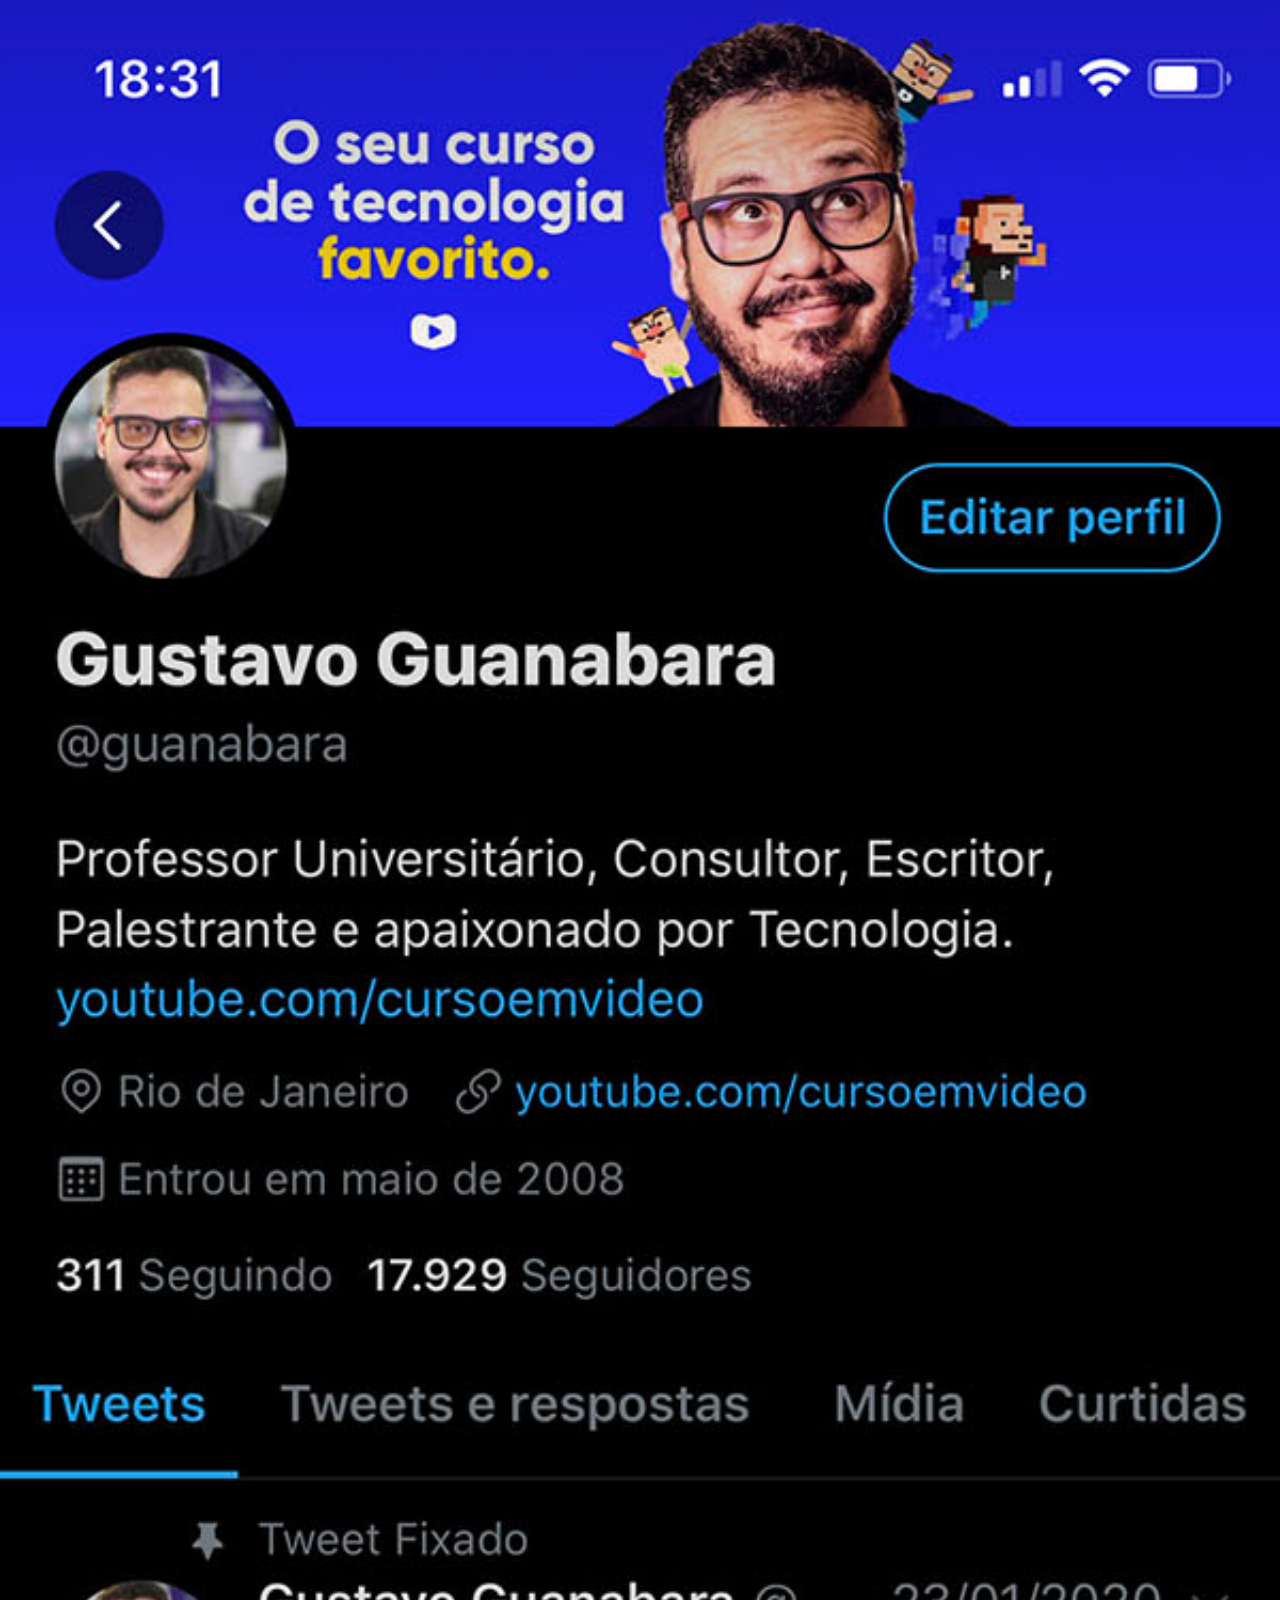
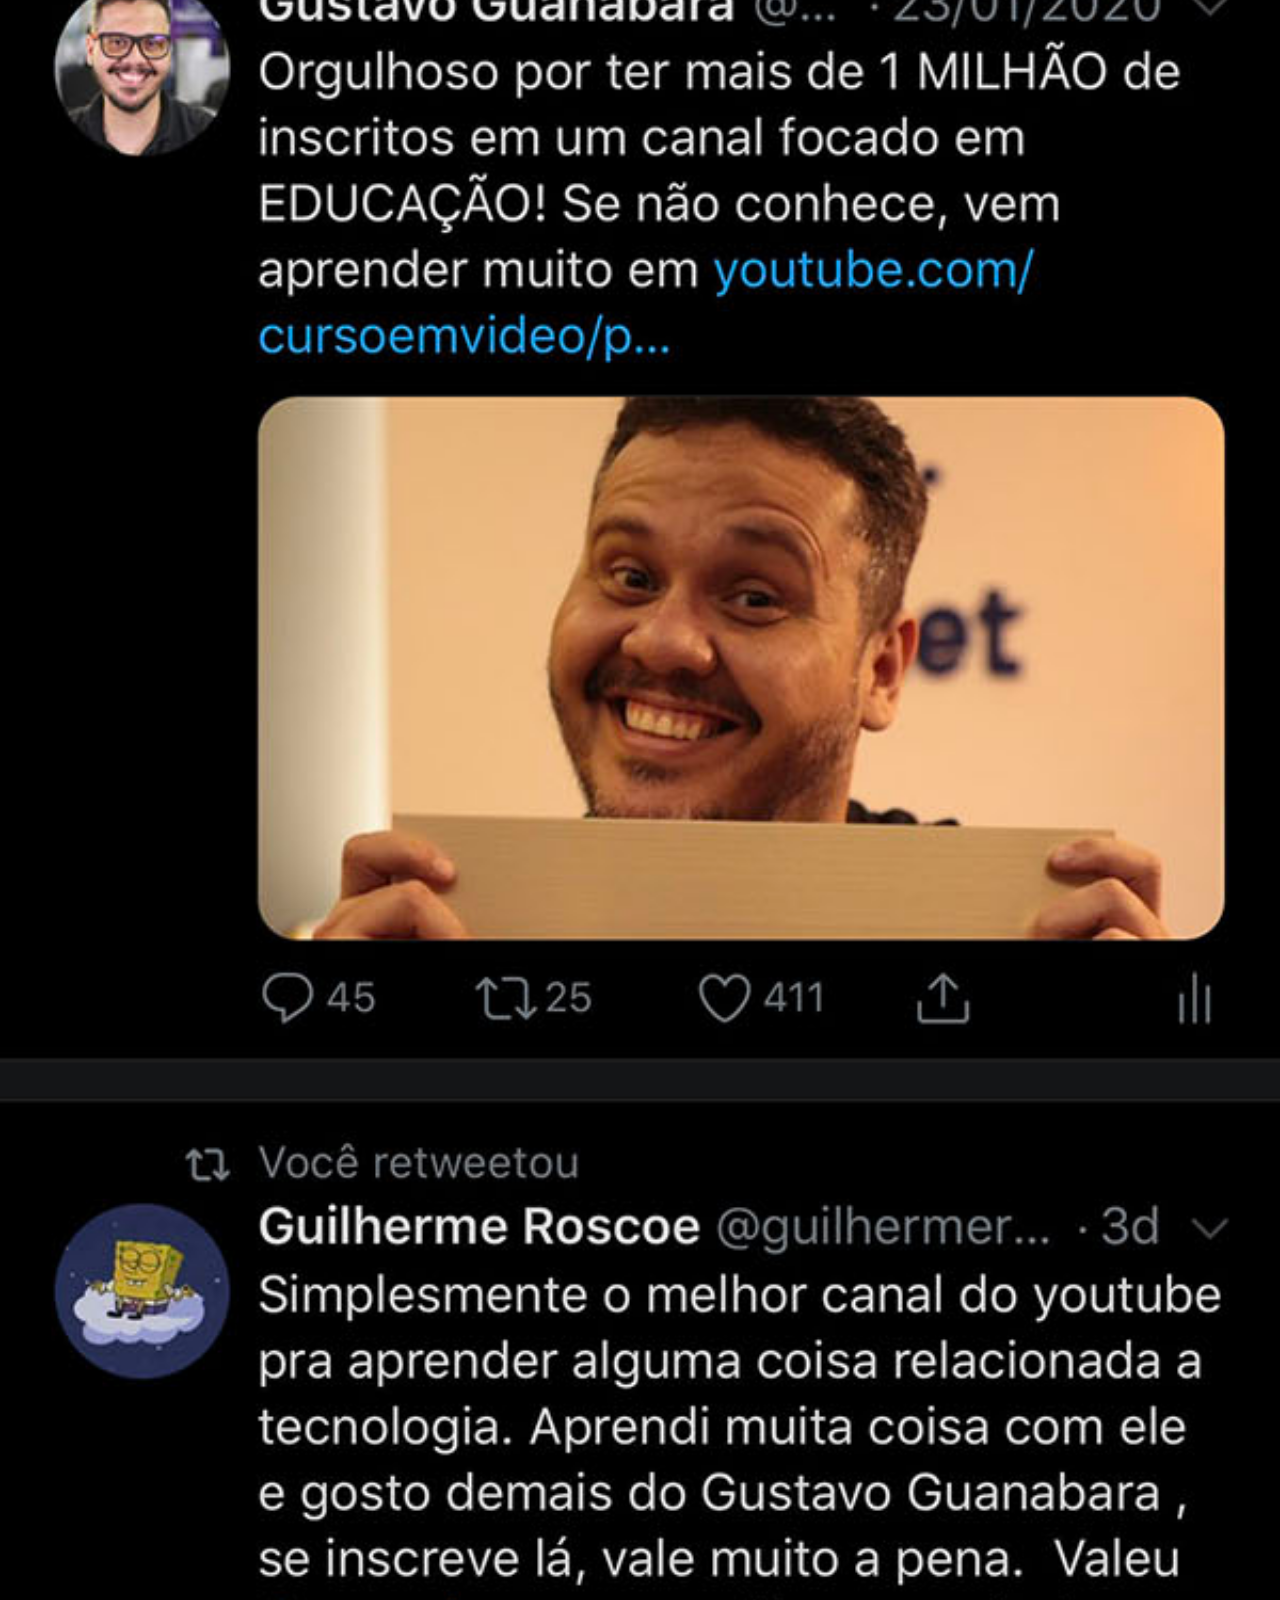
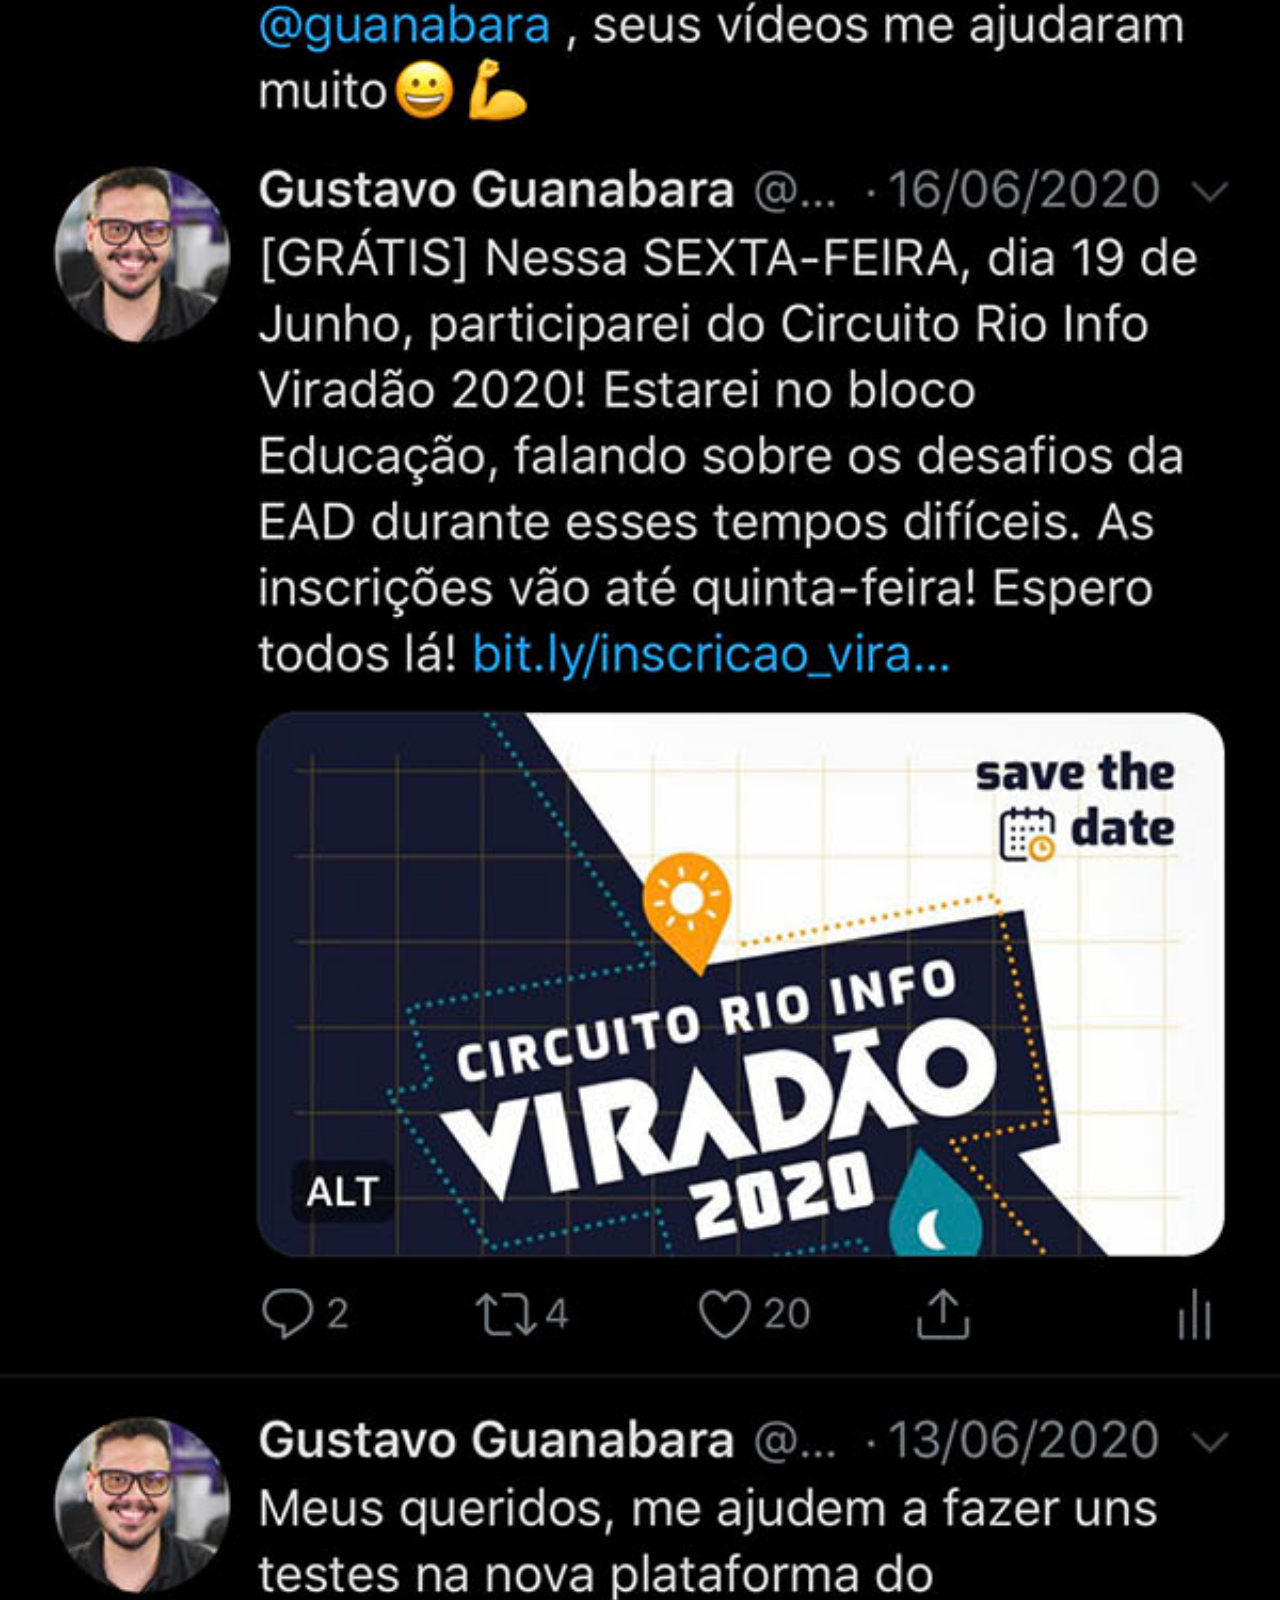
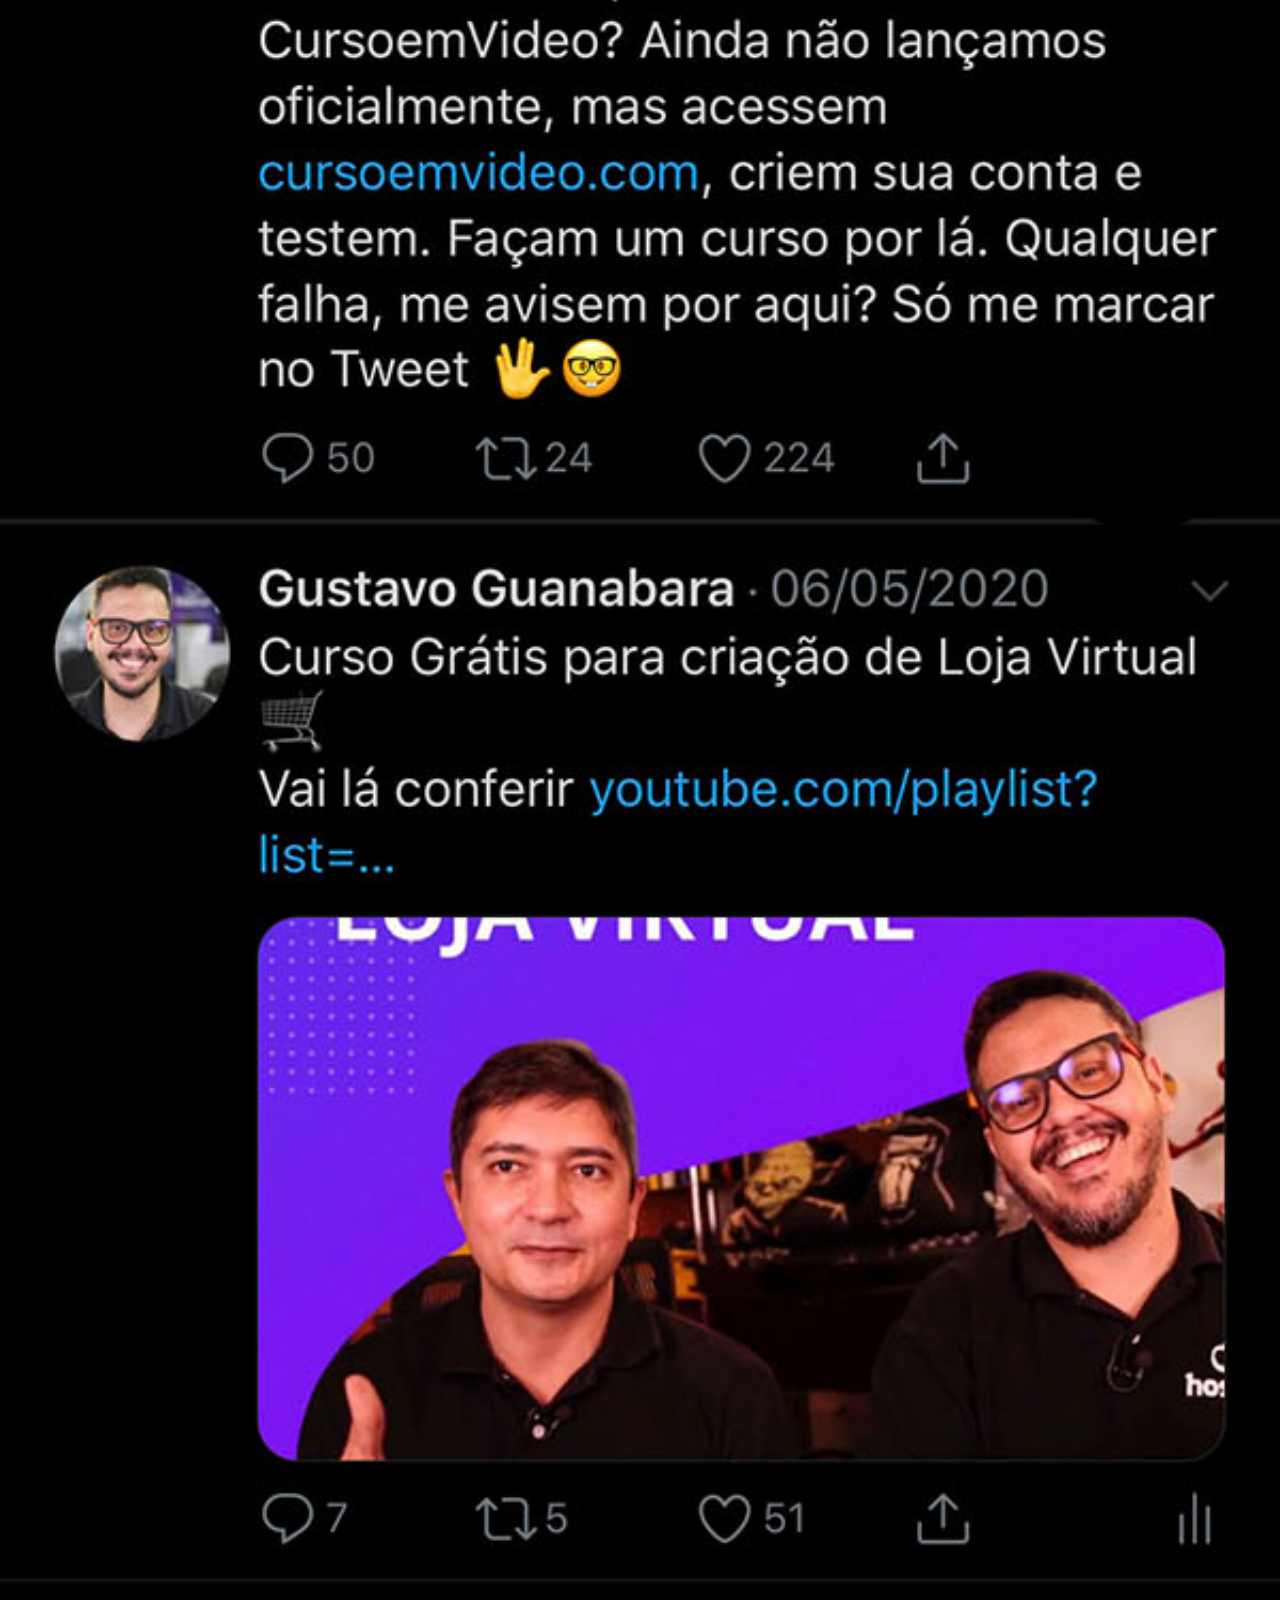
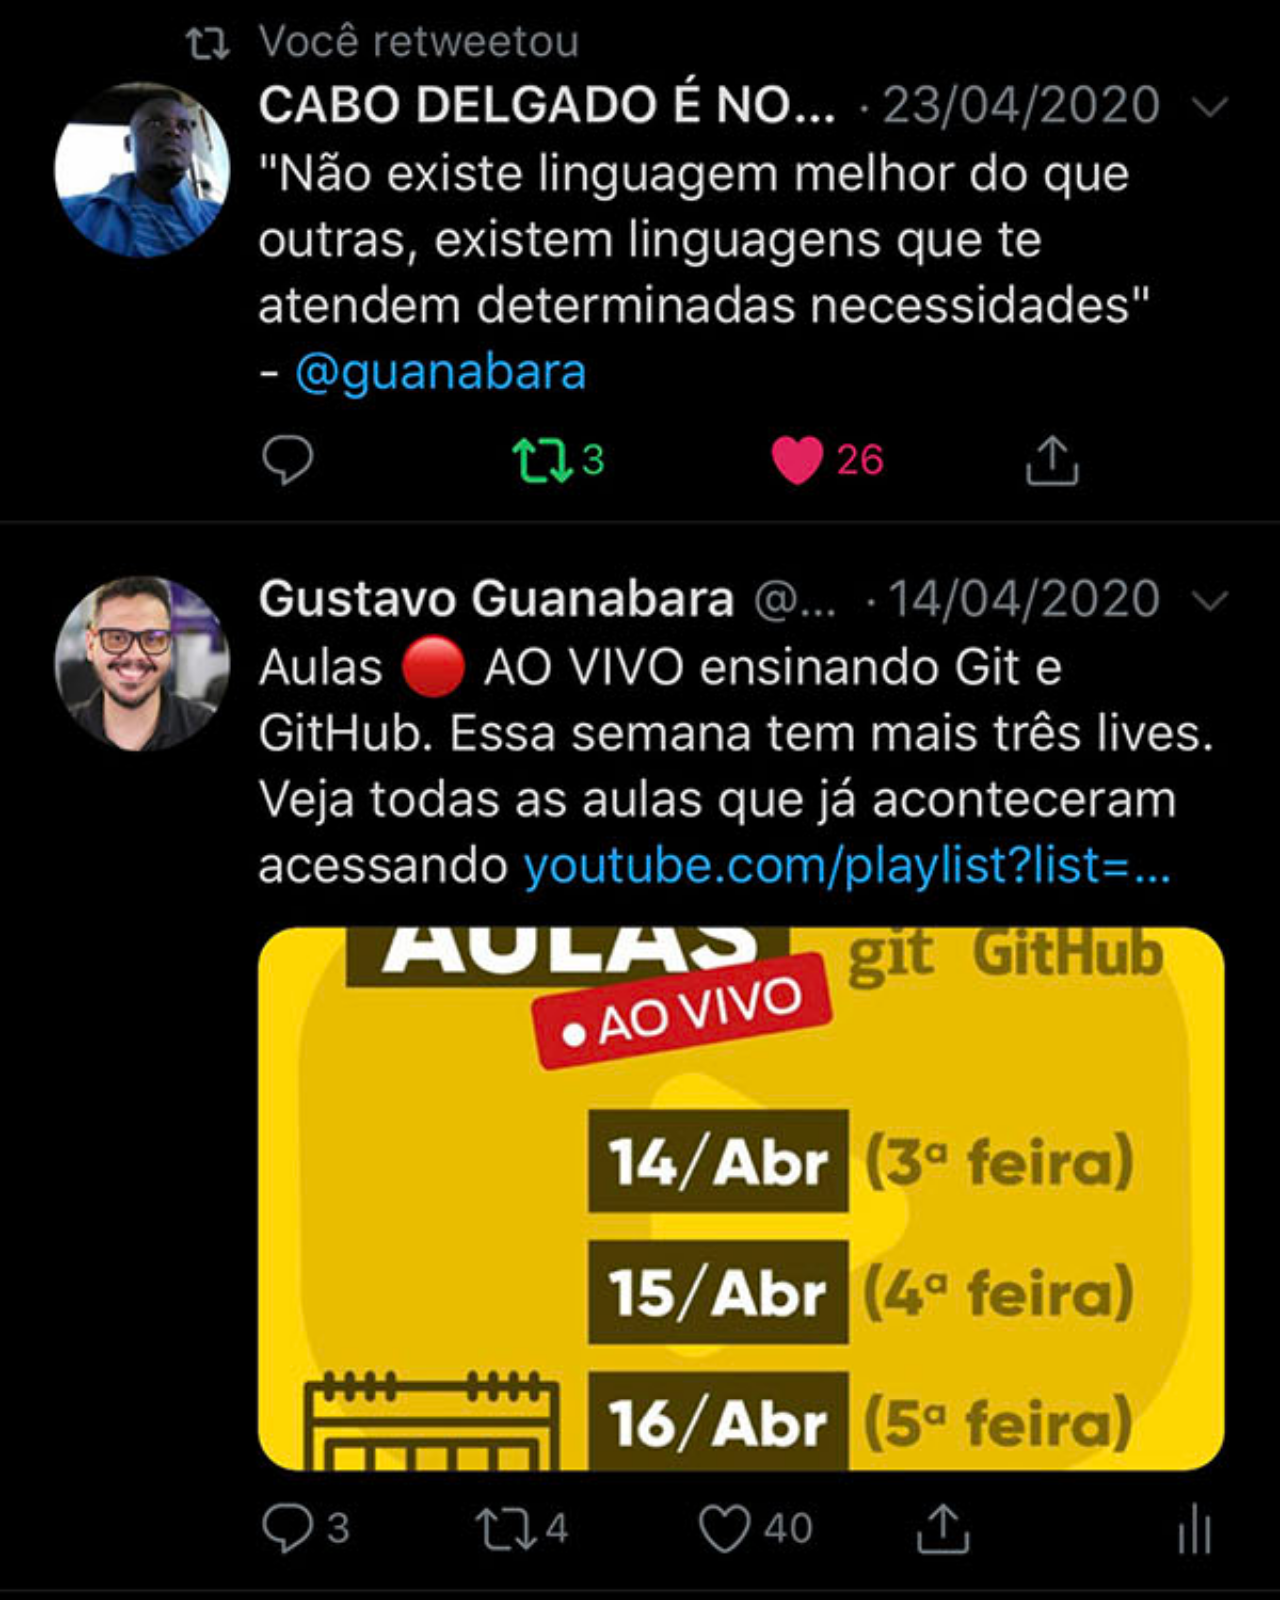
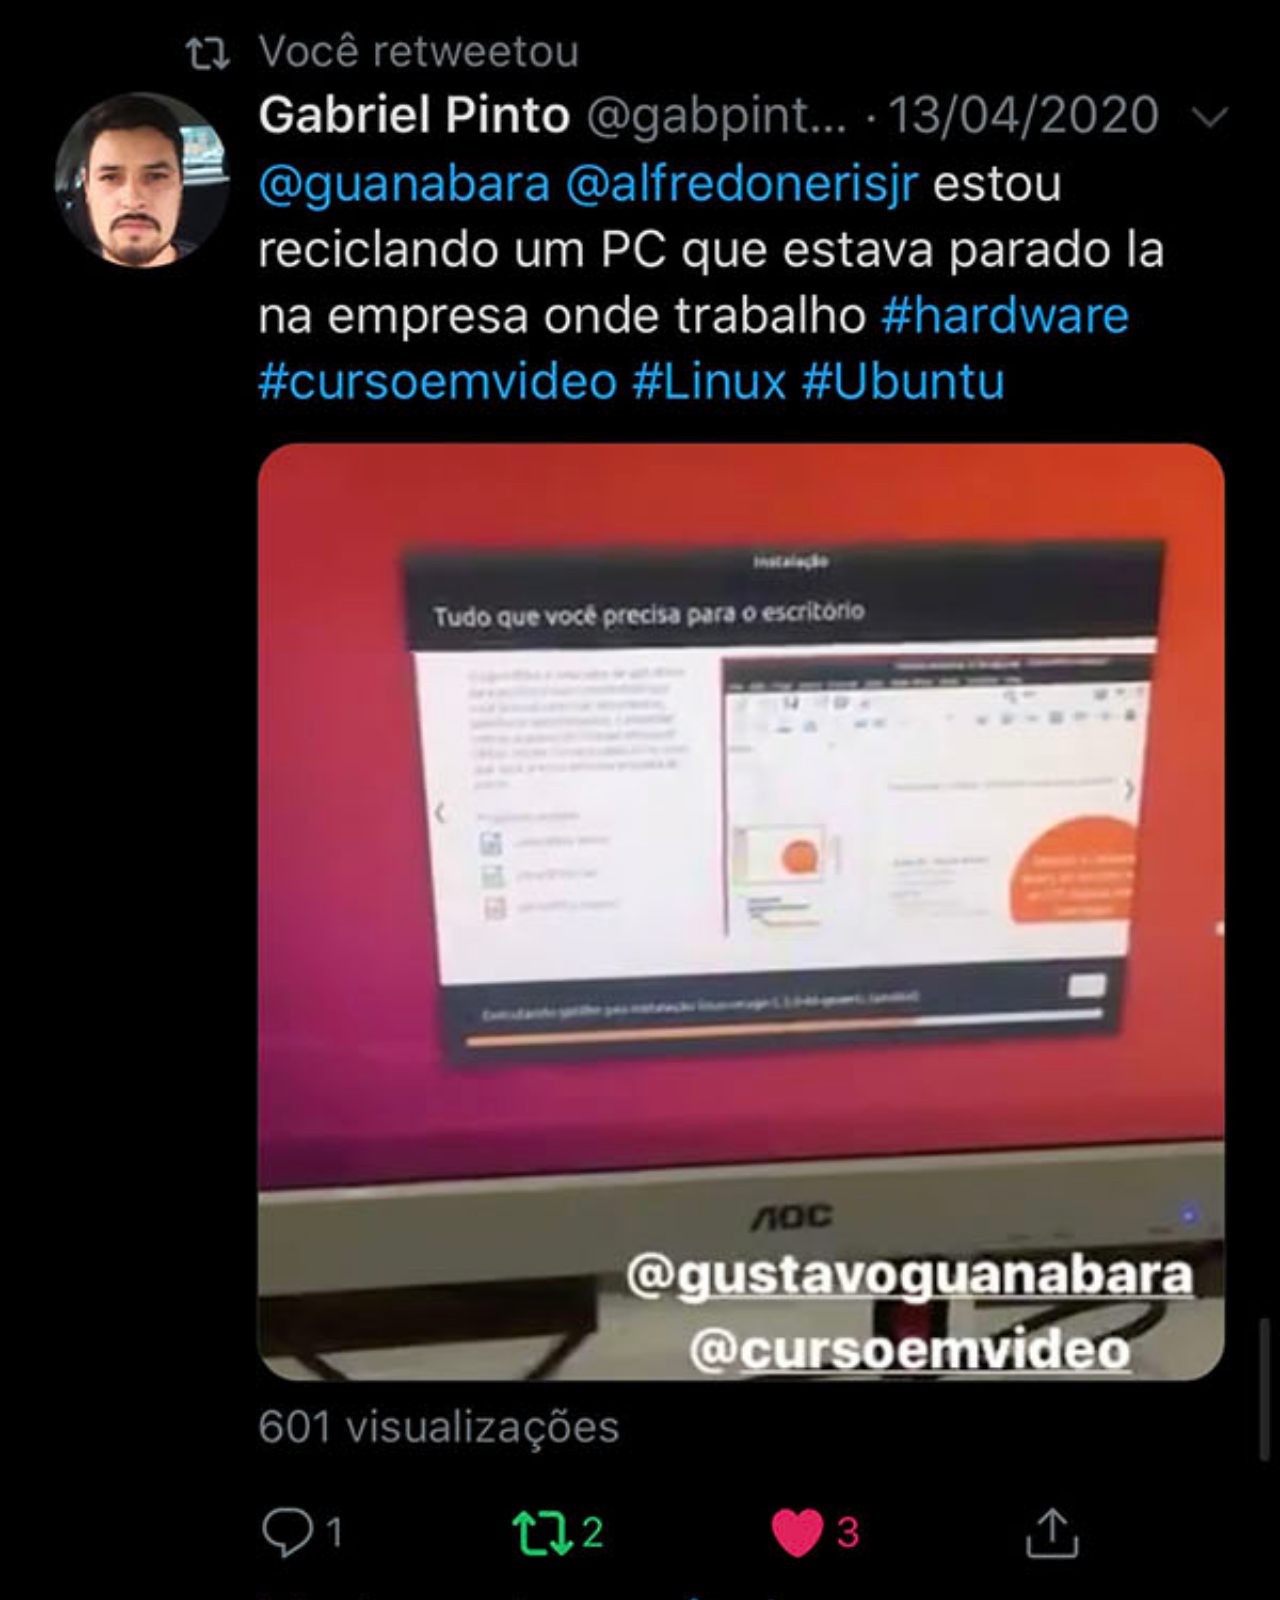
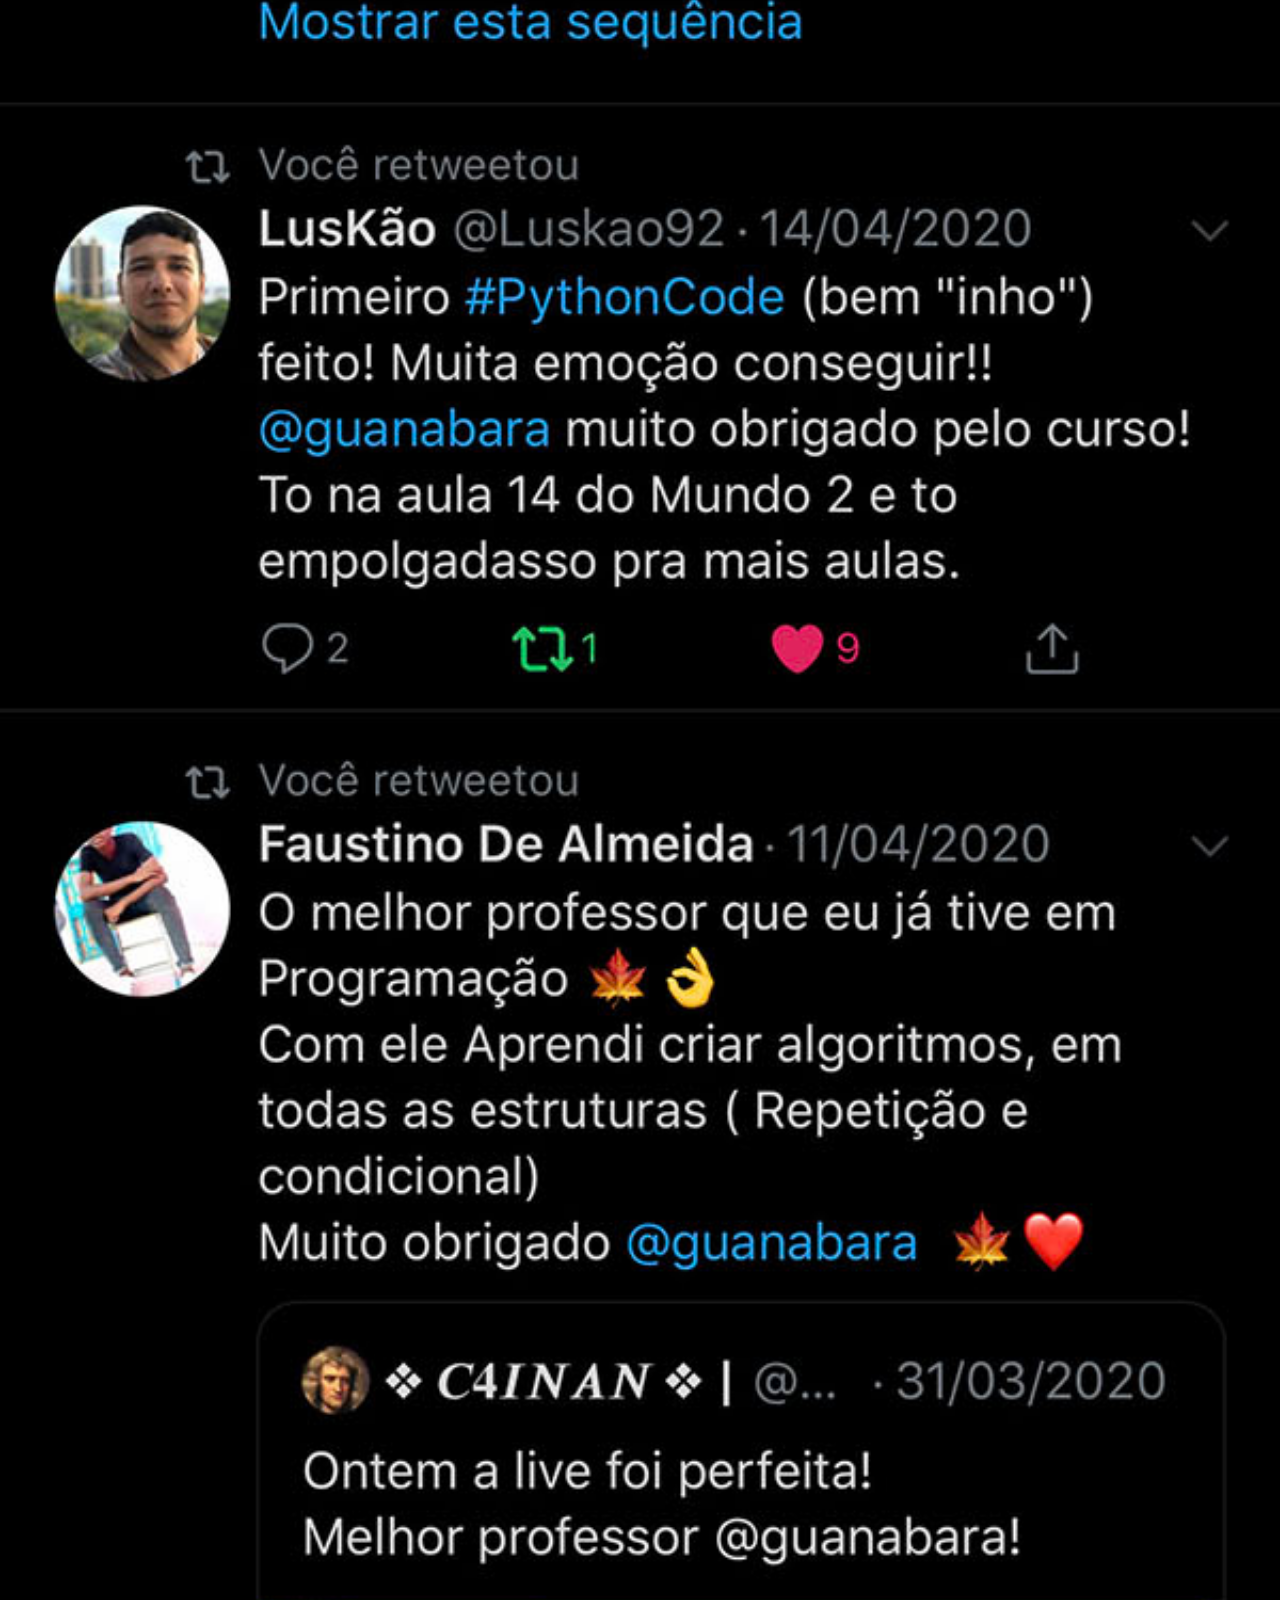
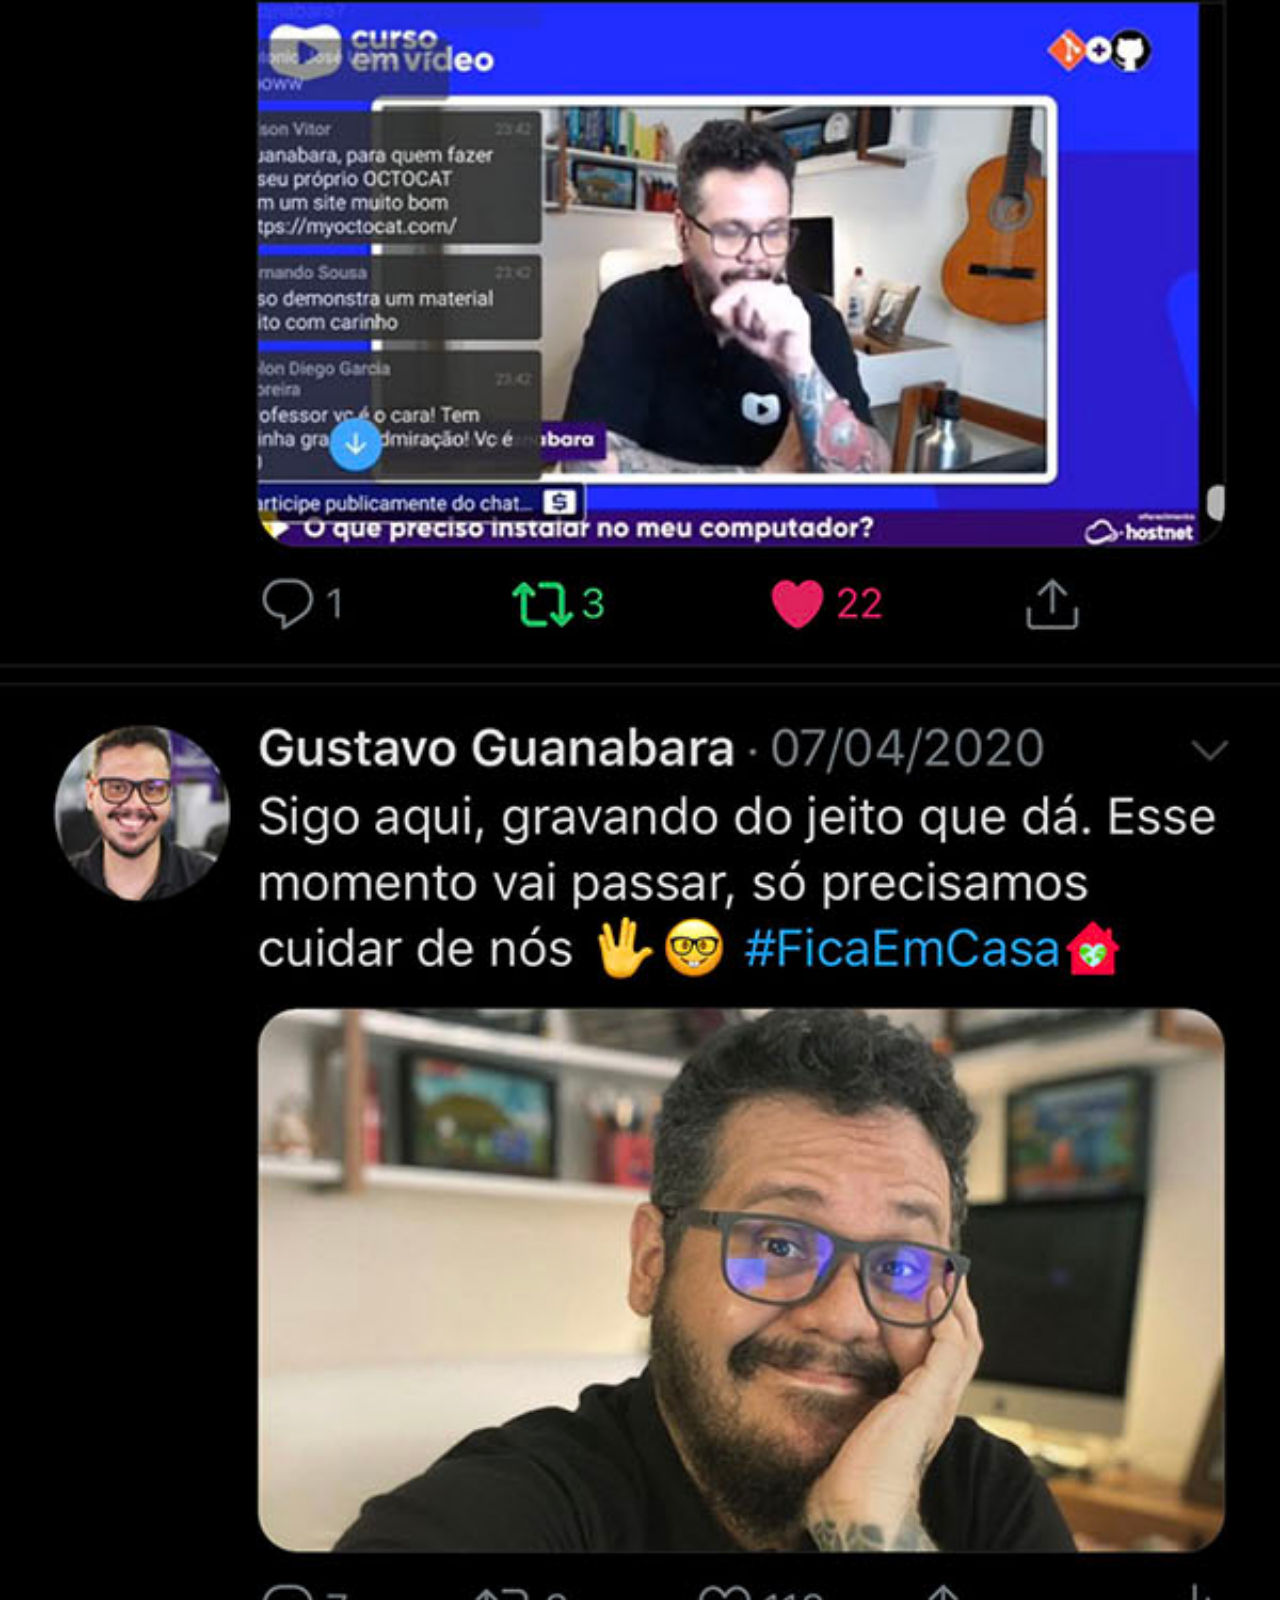
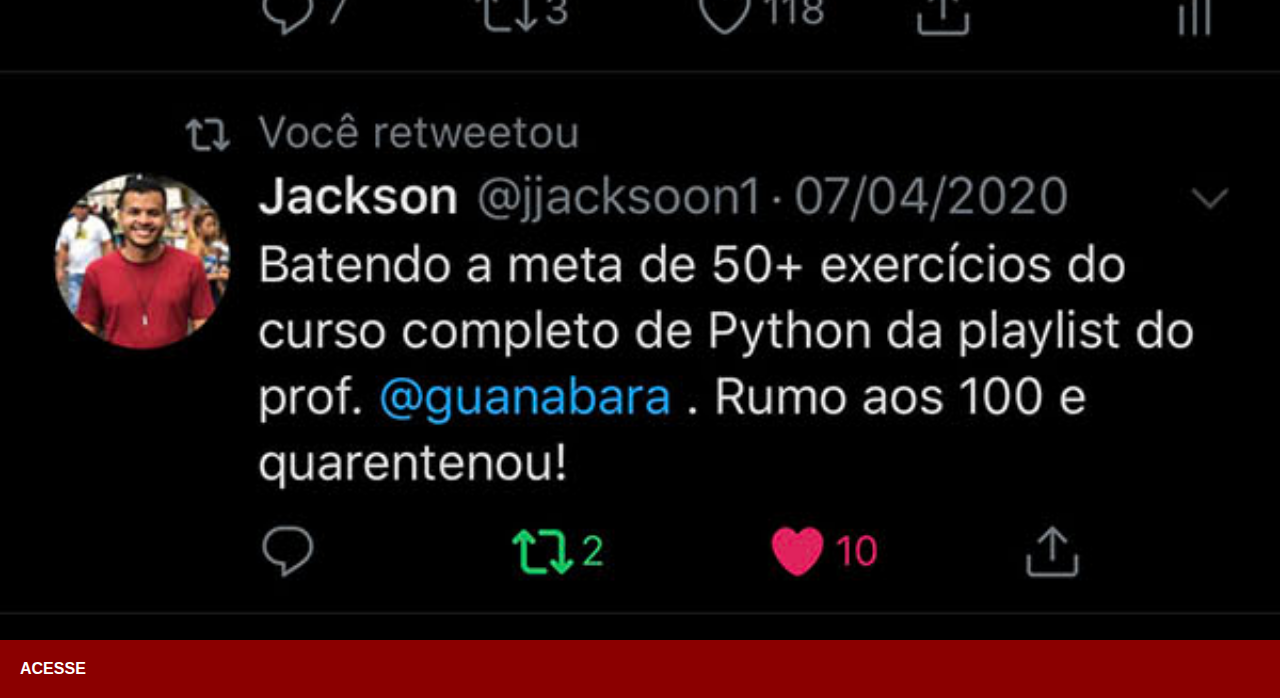
<file: pags/twitter.html>
<html lang="pt-br">
<head>
    <meta charset="UTF-8">
    <meta name="viewport" content="width=device-width, initial-scale=1.0">
    <title>home</title>
    <link rel="stylesheet" href="/styles/pags.css">
</head>
<body>
    <img src="/img/tela-twitter.jpg" alt="twitter">
    <a href="https://twitter.com/ARGAO3000" target="_blank">ACESSE</a>
</body>
</html>
</file>
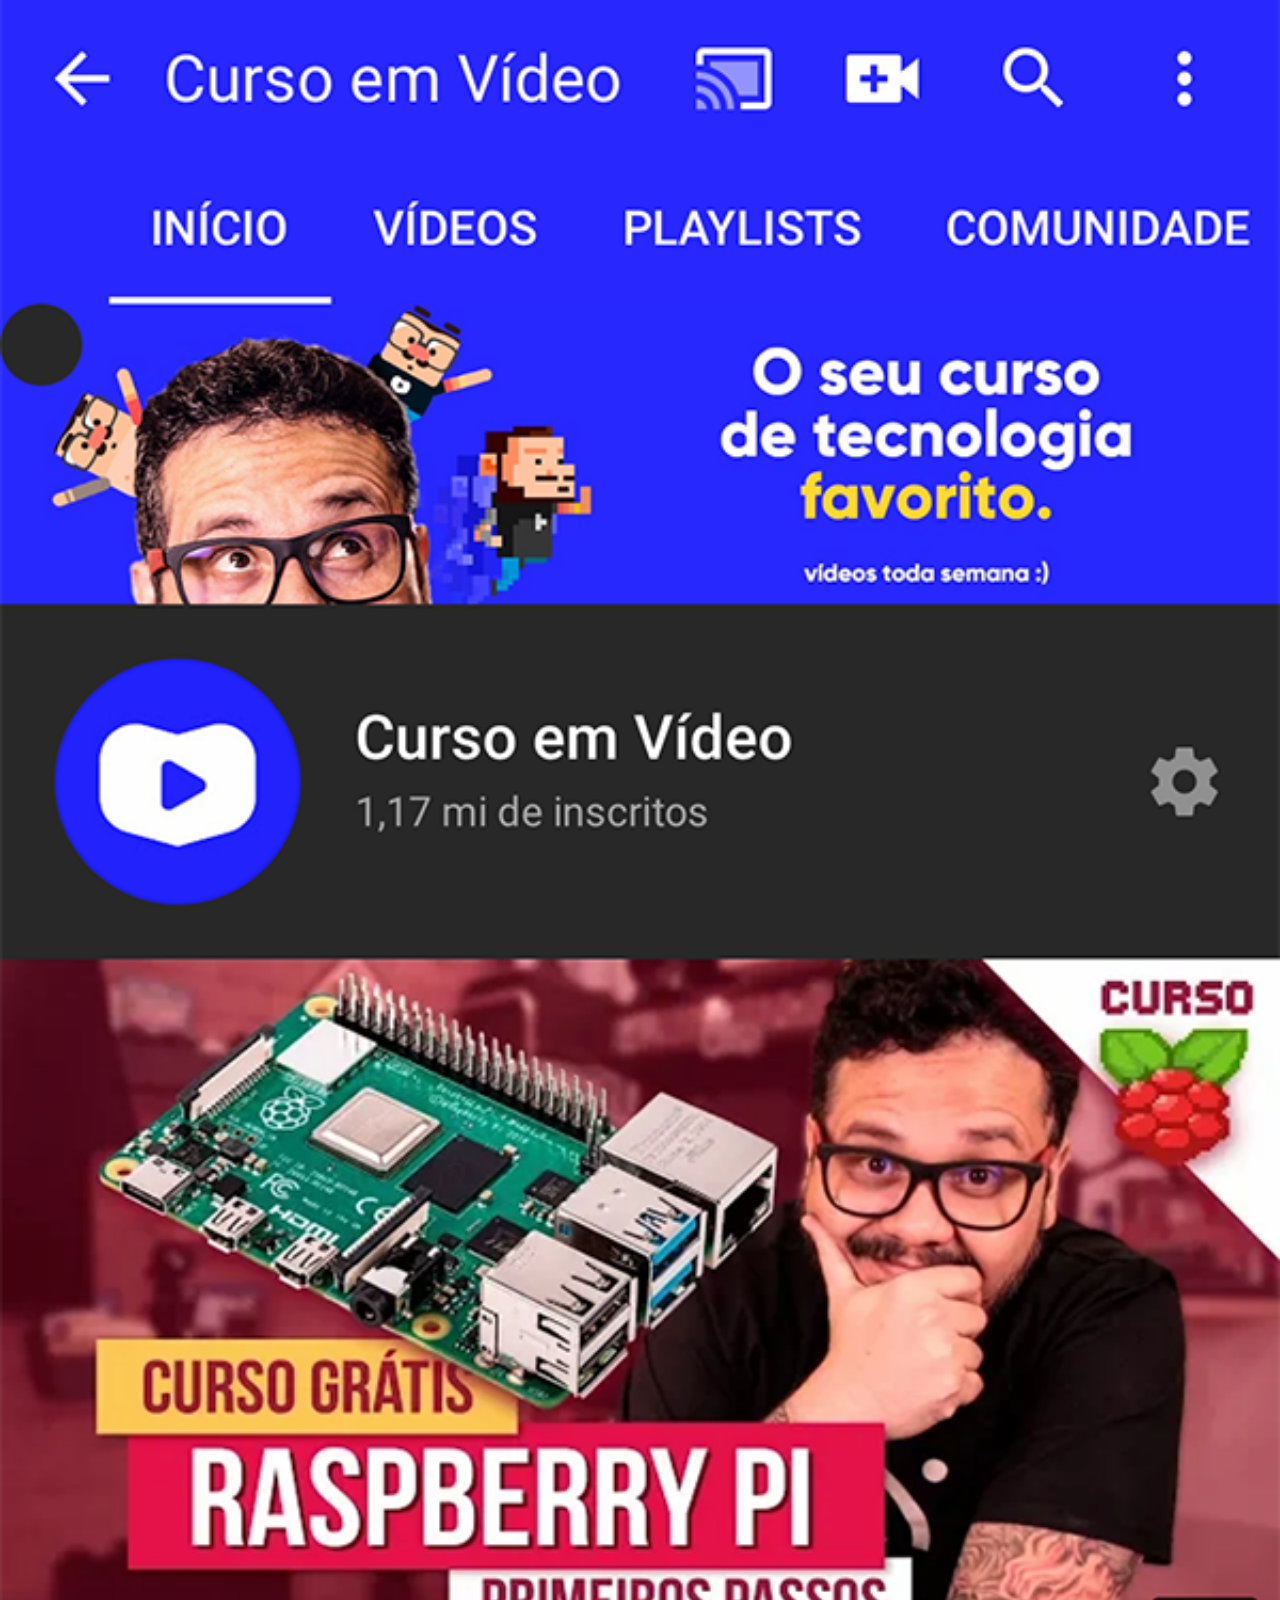
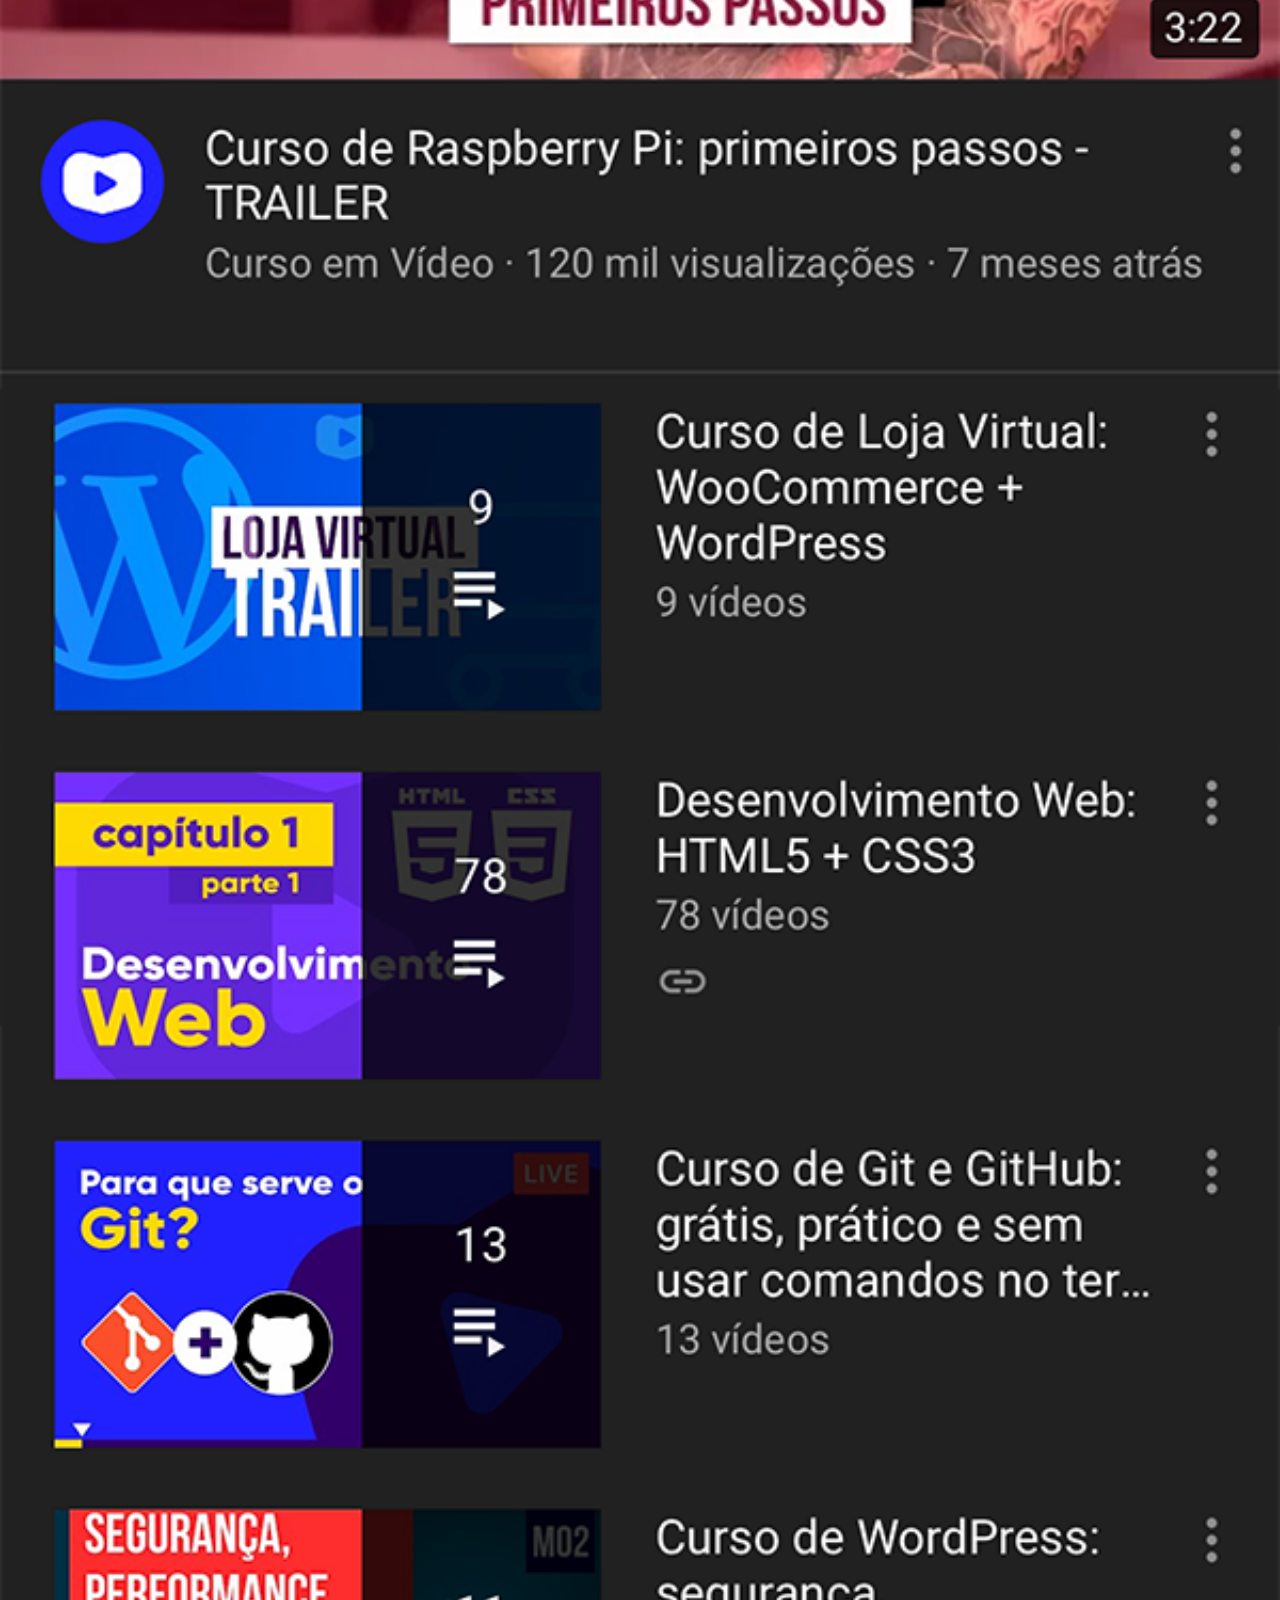
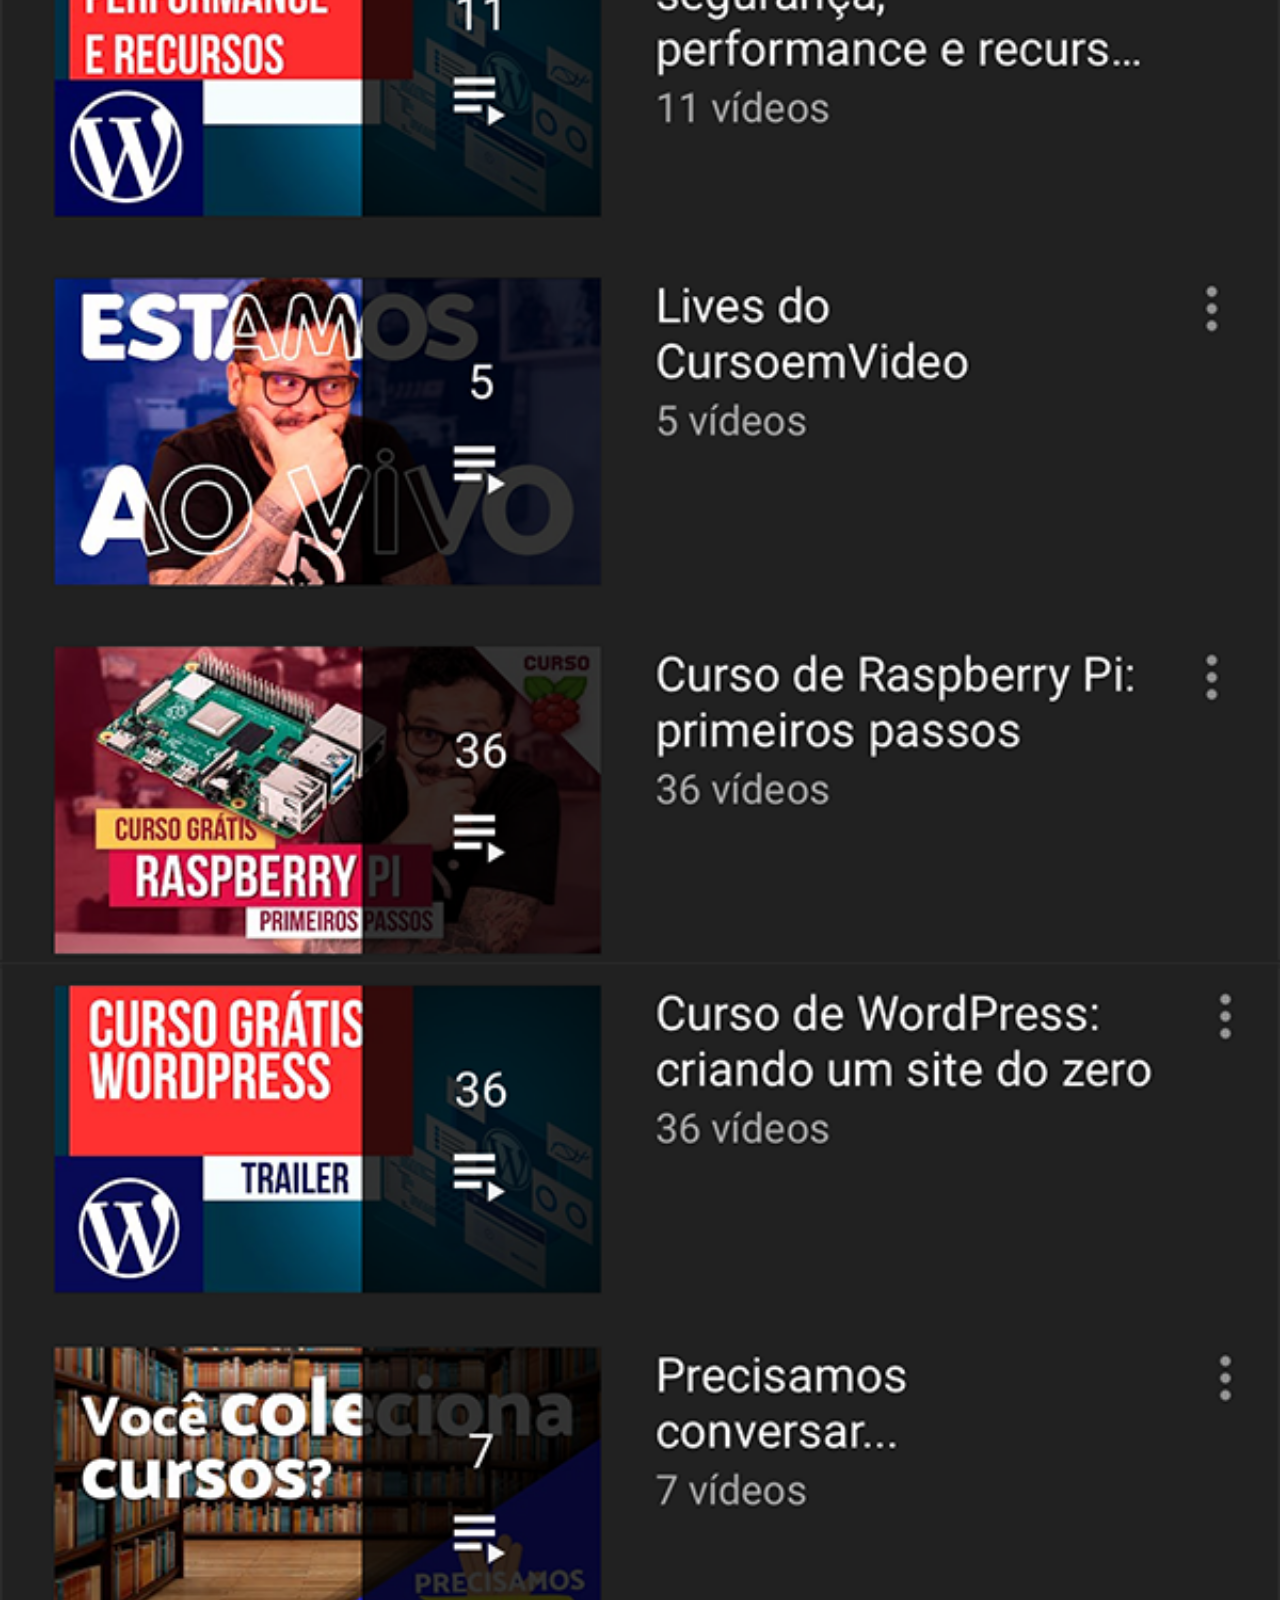
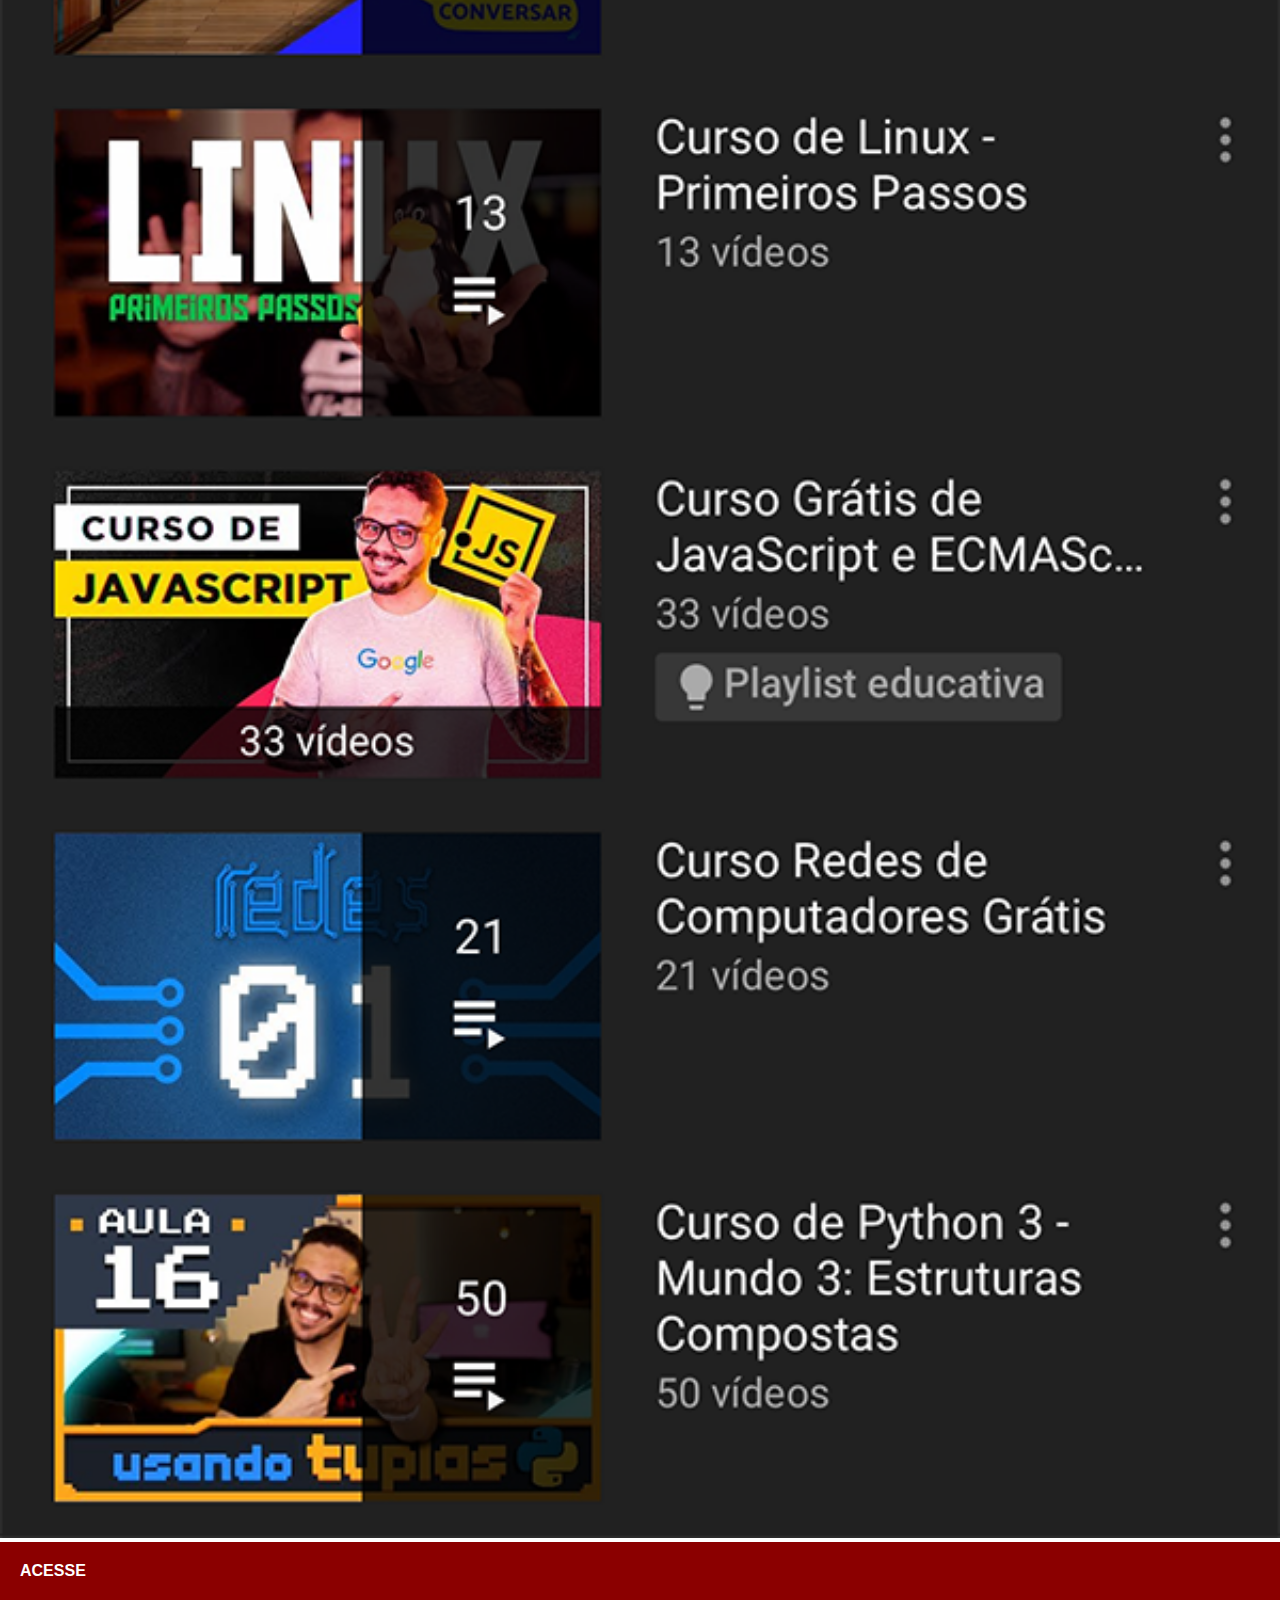
<file: pags/youtube.html>
<!DOCTYPE html>
<html lang="pt-br">
<head>
    <meta charset="UTF-8">
    <meta name="viewport" content="width=device-width, initial-scale=1.0">
    <title>home</title>
    <link rel="stylesheet" href="/styles/pags.css">
</head>
<body>
    <img src="/img/tela-youtube.png" alt="youtube">
    <a href="https://www.youtube.com/@Estilhasso10/featured" target="_blank">ACESSE</a>
</body>
</html>
</file>
<file: styles/style.css>
@charset "UTF-8";

*{
    margin: 0px;
    padding: 0px;
}

body,html {
    height: 100vh;
    width: 100vw;
}

body{
    background: url(/img/fundo-madeira.jpg) no-repeat top center;
    background-size: cover;
    background-attachment: fixed;
}

main{
    height: 100vh;
    position: relative;
}

#cel {
    position: absolute;
    top: 50%;
    left: 50%;
    transform: translate(-50%, -50%); 
    height: 627px;
    width: 311px;
    background:url(/img/frame-iphone.png) no-repeat;
}
iframe#frame{
    position: relative;
    top: 80px;
    left: 22px;
    width: 267px;
    height: 475px;
}

#icons{
    position: absolute;
    top: 0px;
    left: 100%;
    transform: translate(-100%, 0);
}

#icons > a > img{
    width: 50px;
    height: 50px;
    display: block;
    margin: 10px;
    margin-bottom: 20px;
    border-radius: 50%;
    box-shadow: 2px 2px 5px rgba(0,0,0,0.4);
    box-sizing: border-box;
}
#icons > a > img:hover{
  
    border: 2px solid rgba(255, 255, 255, 0.6);
    transform: translate(-3px,-3px);
    box-shadow: 5px 5px 10px solid rgba(0, 0, 0, 0.81);
    transition: transform 0.4s, border 1s;
}
</file>
<file: styles/pags.css>
*{
    margin: 0;
    padding: 0;
    font-family: Arial, Helvetica, sans-serif;
}

::-webkit-scrollbar{
    width: 0px;
    height: 0px;
}

img{
    width: 100vw;

}
a{
    display: block;
    background-color: darkred;
    padding: 20px;
    font-weight: bolder;
    text-decoration: none;
    color: white;
}
a:hover{
    background-color: red;
}
</file>
